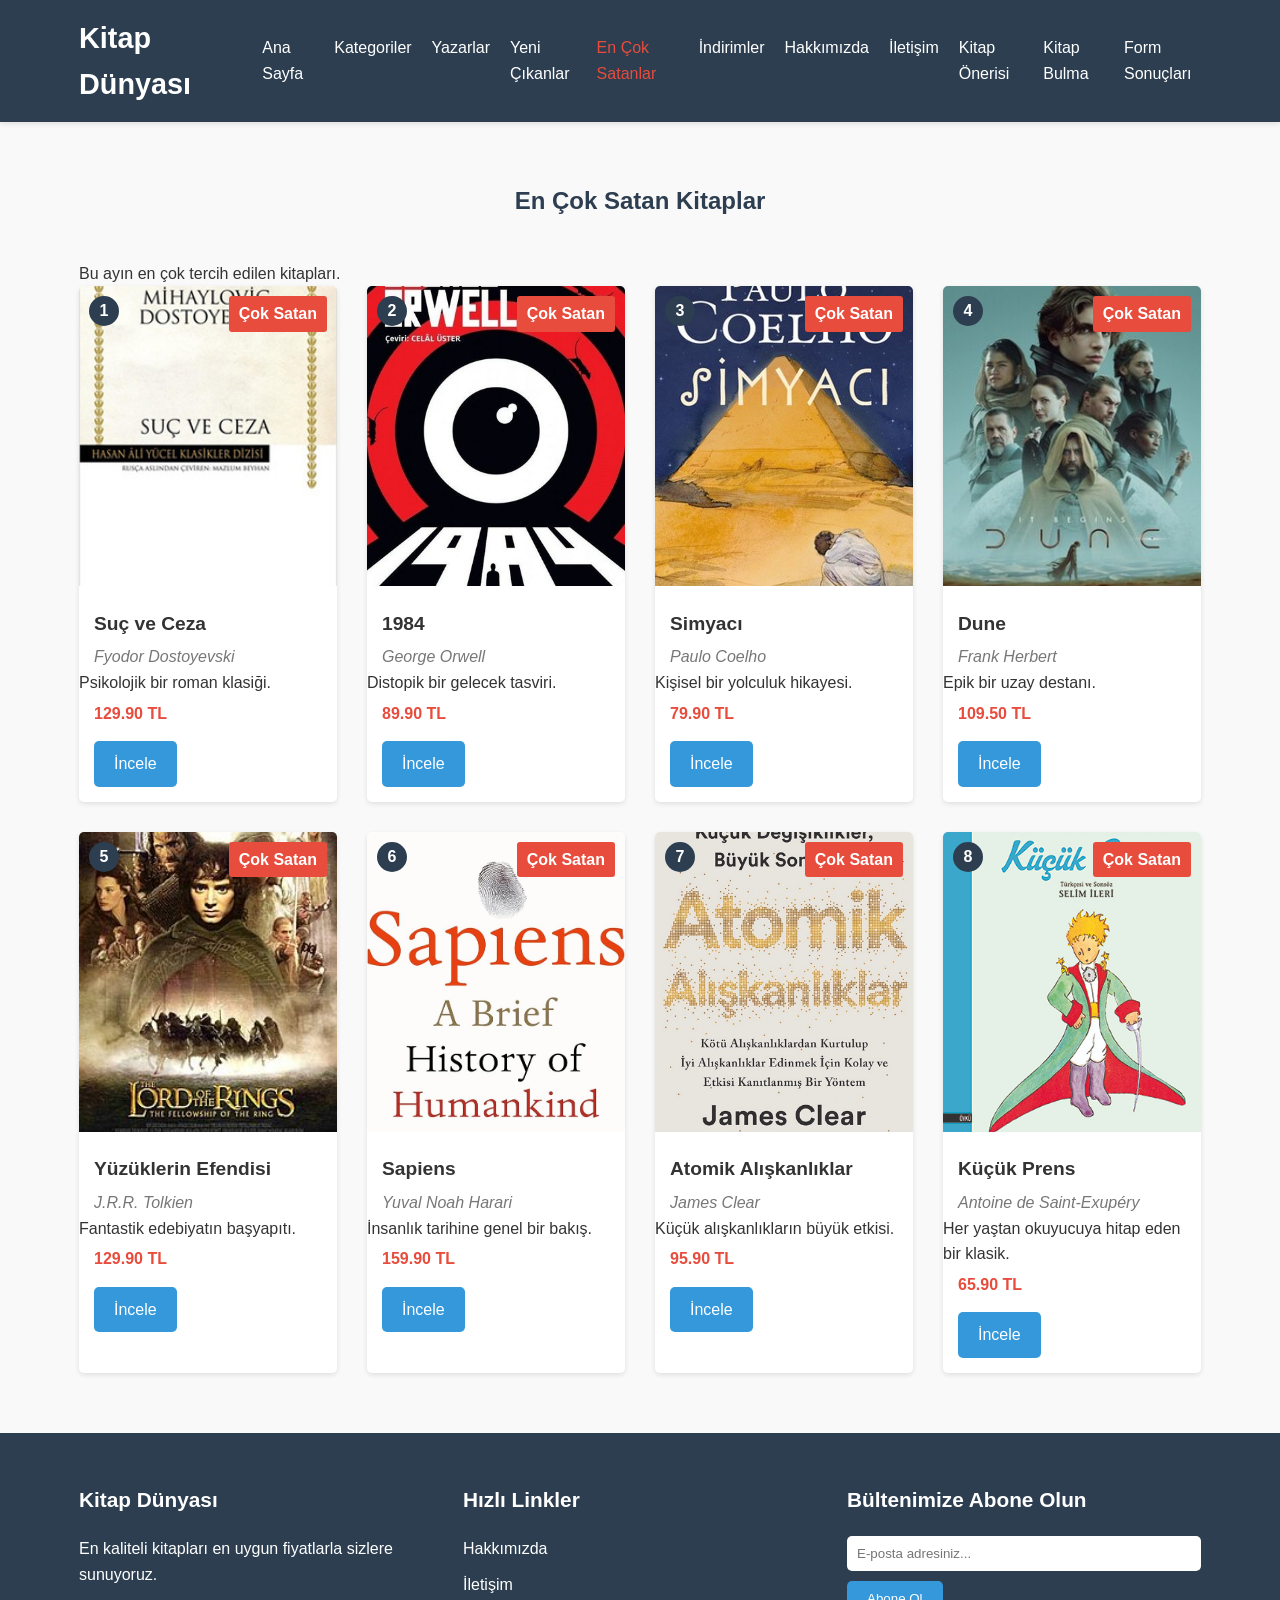
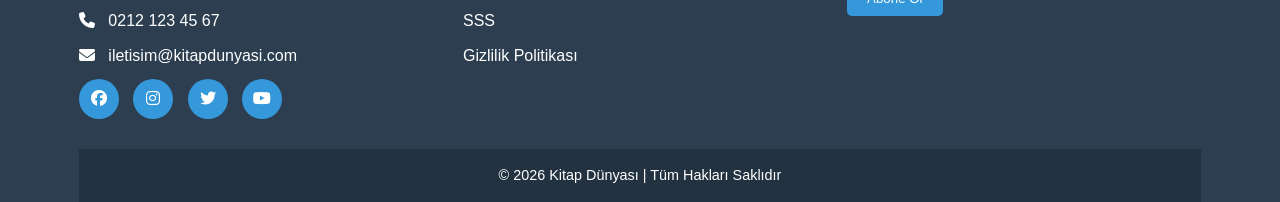
<file: pages/en-cok-satanlar.html>
<!DOCTYPE html>
<html lang="tr">
<head>
    <meta charset="UTF-8">
    <meta name="viewport" content="width=device-width, initial-scale=1.0">
    <title>En Çok Satanlar | Kitap Dünyası</title>
    <link rel="stylesheet" href="../styles/style.css">
    <link rel="stylesheet" href="https://cdnjs.cloudflare.com/ajax/libs/font-awesome/6.4.0/css/all.min.css">
    <style>
        .bestseller-badge {
            position: absolute;
            top: 10px;
            right: 10px;
            background-color: var(--accent-color);
            color: white;
            padding: 5px 10px;
            border-radius: 3px;
            font-weight: bold;
        }
        
        .book-card {
            position: relative;
        }
        
        .rank {
            position: absolute;
            top: 10px;
            left: 10px;
            background-color: var(--secondary-color);
            color: white;
            width: 30px;
            height: 30px;
            border-radius: 50%;
            display: flex;
            align-items: center;
            justify-content: center;
            font-weight: bold;
        }
    </style>
</head>
<body>
    <!-- Header -->
    <header>
        <div class="container">
            <div class="logo">
                <h1>Kitap Dünyası</h1>
            </div>
            <nav>
                <input type="checkbox" id="check">
                <label for="check" class="checkbtn">
                    <i class="fas fa-bars"></i>
                </label>
                <ul class="nav-links">
                    <li><a href="../index.html">Ana Sayfa</a></li>
                    <li><a href="kategoriler.html">Kategoriler</a></li>
                    <li><a href="yazarlar.html">Yazarlar</a></li>
                    <li><a href="yeni-cikanlar.html">Yeni Çıkanlar</a></li>
                    <li><a href="en-cok-satanlar.html" class="active">En Çok Satanlar</a></li>
                    <li><a href="indirimler.html">İndirimler</a></li>
                    <li><a href="hakkimizda.html">Hakkımızda</a></li>
                    <li><a href="iletisim.html">İletişim</a></li>
                    <li><a href="kitap-oneri.html">Kitap Önerisi</a></li>
                    <li><a href="kitap-bulma.html">Kitap Bulma</a></li>
                    <li><a href="form-sonuc.html">Form Sonuçları</a></li>
                </ul>
            </nav>
        </div>
    </header>

    <!-- Main Content -->
    <main>
        <section class="page-content">
            <div class="container">
                <h2 class="page-title">En Çok Satan Kitaplar</h2>
                <p class="text-center">Bu ayın en çok tercih edilen kitapları.</p>
                
                <div class="book-grid">
                    <div class="book-card">
                        <div class="rank">1</div>
                        <div class="bestseller-badge">Çok Satan</div>
                        <img src="../img/1.png" alt="Suç ve Ceza">
                        <h3>Suç ve Ceza</h3>
                        <p class="author">Fyodor Dostoyevski</p>
                        <p class="description">Psikolojik bir roman klasiği.</p>
                        <p class="price">129.90 TL</p>
                        <a href="#" class="btn">İncele</a>
                    </div>
                    
                    <div class="book-card">
                        <div class="rank">2</div>
                        <div class="bestseller-badge">Çok Satan</div>
                        <img src="../img/2.png" alt="1984">
                        <h3>1984</h3>
                        <p class="author">George Orwell</p>
                        <p class="description">Distopik bir gelecek tasviri.</p>
                        <p class="price">89.90 TL</p>
                        <a href="#" class="btn">İncele</a>
                    </div>
                    
                    <div class="book-card">
                        <div class="rank">3</div>
                        <div class="bestseller-badge">Çok Satan</div>
                        <img src="../img/3.png" alt="Simyacı">
                        <h3>Simyacı</h3>
                        <p class="author">Paulo Coelho</p>
                        <p class="description">Kişisel bir yolculuk hikayesi.</p>
                        <p class="price">79.90 TL</p>
                        <a href="#" class="btn">İncele</a>
                    </div>
                    
                    <div class="book-card">
                        <div class="rank">4</div>
                        <div class="bestseller-badge">Çok Satan</div>
                        <img src="../img/4.png" alt="Dune">
                        <h3>Dune</h3>
                        <p class="author">Frank Herbert</p>
                        <p class="description">Epik bir uzay destanı.</p>
                        <p class="price">109.50 TL</p>
                        <a href="#" class="btn">İncele</a>
                    </div>
                    
                    <div class="book-card">
                        <div class="rank">5</div>
                        <div class="bestseller-badge">Çok Satan</div>
                        <img src="../img/5.png" alt="Yüzüklerin Efendisi">
                        <h3>Yüzüklerin Efendisi</h3>
                        <p class="author">J.R.R. Tolkien</p>
                        <p class="description">Fantastik edebiyatın başyapıtı.</p>
                        <p class="price">129.90 TL</p>
                        <a href="#" class="btn">İncele</a>
                    </div>
                    
                    <div class="book-card">
                        <div class="rank">6</div>
                        <div class="bestseller-badge">Çok Satan</div>
                        <img src="../img/6.png" alt="Sapiens">
                        <h3>Sapiens</h3>
                        <p class="author">Yuval Noah Harari</p>
                        <p class="description">İnsanlık tarihine genel bir bakış.</p>
                        <p class="price">159.90 TL</p>
                        <a href="#" class="btn">İncele</a>
                    </div>
                    
                    <div class="book-card">
                        <div class="rank">7</div>
                        <div class="bestseller-badge">Çok Satan</div>
                        <img src="../img/7.png" alt="Atomik Alışkanlıklar">
                        <h3>Atomik Alışkanlıklar</h3>
                        <p class="author">James Clear</p>
                        <p class="description">Küçük alışkanlıkların büyük etkisi.</p>
                        <p class="price">95.90 TL</p>
                        <a href="#" class="btn">İncele</a>
                    </div>
                    
                    <div class="book-card">
                        <div class="rank">8</div>
                        <div class="bestseller-badge">Çok Satan</div>
                        <img src="../img/8.png" alt="Küçük Prens">
                        <h3>Küçük Prens</h3>
                        <p class="author">Antoine de Saint-Exupéry</p>
                        <p class="description">Her yaştan okuyucuya hitap eden bir klasik.</p>
                        <p class="price">65.90 TL</p>
                        <a href="#" class="btn">İncele</a>
                    </div>
                </div>
            </div>
        </section>
    </main>

    <!-- Footer -->
    <footer>
        <div class="container">
            <div class="footer-content">
                <div class="footer-section about">
                    <h3>Kitap Dünyası</h3>
                    <p>En kaliteli kitapları en uygun fiyatlarla sizlere sunuyoruz.</p>
                    <div class="contact">
                        <span><i class="fas fa-phone"></i> &nbsp; 0212 123 45 67</span>
                        <span><i class="fas fa-envelope"></i> &nbsp; iletisim@kitapdunyasi.com</span>
                    </div>
                    <div class="socials">
                        <a href="#"><i class="fab fa-facebook"></i></a>
                        <a href="#"><i class="fab fa-instagram"></i></a>
                        <a href="#"><i class="fab fa-twitter"></i></a>
                        <a href="#"><i class="fab fa-youtube"></i></a>
                    </div>
                </div>
                <div class="footer-section links">
                    <h3>Hızlı Linkler</h3>
                    <ul>
                        <li><a href="hakkimizda.html">Hakkımızda</a></li>
                        <li><a href="iletisim.html">İletişim</a></li>
                        <li><a href="sss.html">SSS</a></li>
                        <li><a href="gizlilik.html">Gizlilik Politikası</a></li>
                    </ul>
                </div>
                <div class="footer-section contact-form">
                    <h3>Bültenimize Abone Olun</h3>
                    <form action="../index.html" method="post">
                        <input type="email" name="email" class="text-input contact-input" placeholder="E-posta adresiniz...">
                        <button type="submit" class="btn btn-primary">Abone Ol</button>
                    </form>
                </div>
            </div>
            <div class="footer-bottom">
                &copy; 2023 Kitap Dünyası | Tüm Hakları Saklıdır
            </div>
        </div>
    </footer>

    <script src="../scripts/myscript.js"></script>
</body>
</html>
</file>
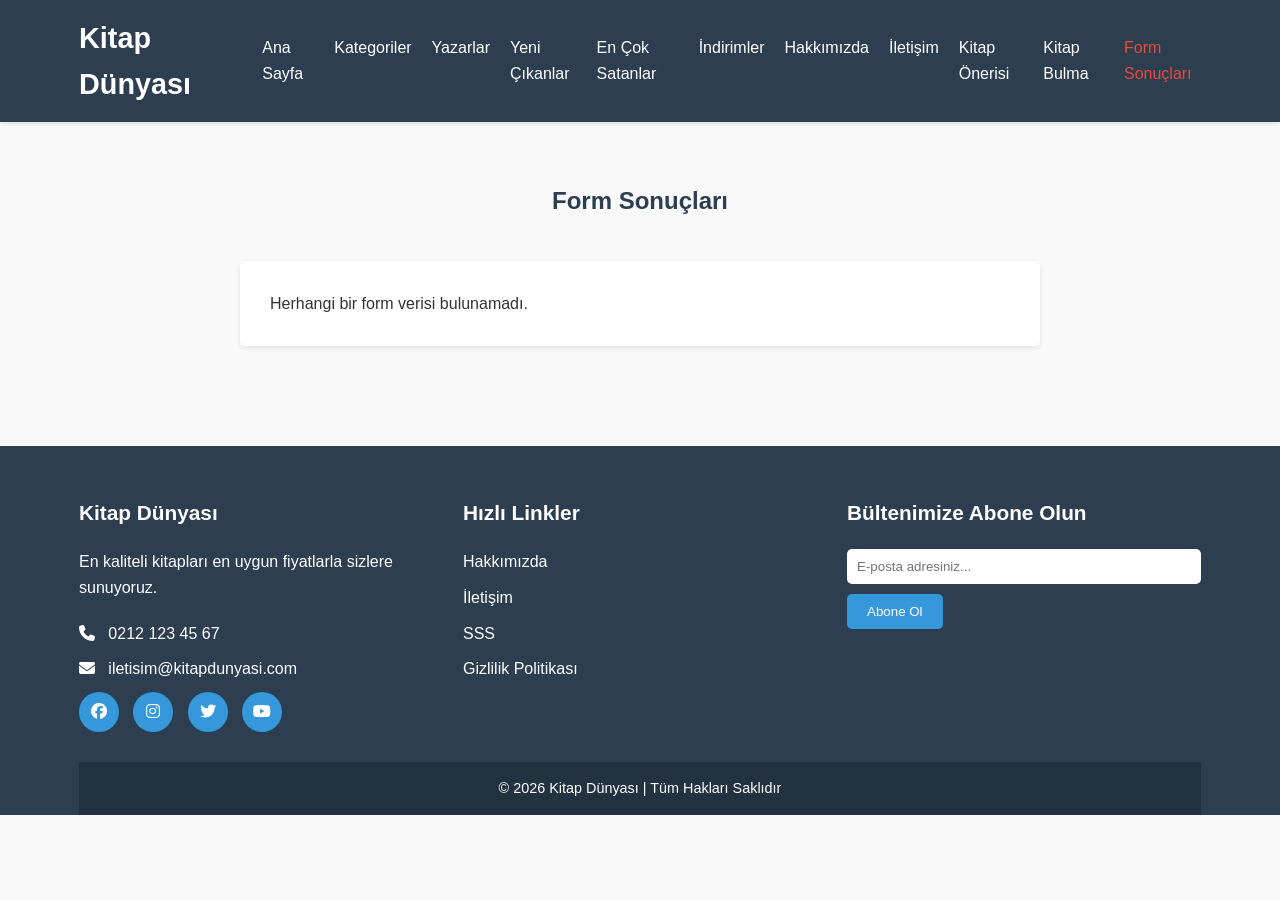
<file: pages/form-sonuc.html>
<!DOCTYPE html>
<html lang="tr">
<head>
    <meta charset="UTF-8">
    <meta name="viewport" content="width=device-width, initial-scale=1.0">
    <title>Form Sonuçları | Kitap Dünyası</title>
    <link rel="stylesheet" href="../styles/style.css">
    <link rel="stylesheet" href="https://cdnjs.cloudflare.com/ajax/libs/font-awesome/6.4.0/css/all.min.css">
</head>
<body>
    <!-- Header -->
    <header>
        <div class="container">
            <div class="logo">
                <h1>Kitap Dünyası</h1>
            </div>
            <nav>
                <input type="checkbox" id="check">
                <label for="check" class="checkbtn">
                    <i class="fas fa-bars"></i>
                </label>
                <ul class="nav-links">
                    <li><a href="../index.html">Ana Sayfa</a></li>
                    <li><a href="kategoriler.html">Kategoriler</a></li>
                    <li><a href="yazarlar.html">Yazarlar</a></li>
                    <li><a href="yeni-cikanlar.html">Yeni Çıkanlar</a></li>
                    <li><a href="en-cok-satanlar.html">En Çok Satanlar</a></li>
                    <li><a href="indirimler.html">İndirimler</a></li>
                    <li><a href="hakkimizda.html">Hakkımızda</a></li>
                    <li><a href="iletisim.html">İletişim</a></li>
                    <li><a href="kitap-oneri.html">Kitap Önerisi</a></li>
                    <li><a href="kitap-bulma.html">Kitap Bulma</a></li>
                    <li><a href="form-sonuc.html" class="active">Form Sonuçları</a></li>
                </ul>
            </nav>
        </div>
    </header>

    <!-- Main Content -->
    <main>
        <section class="page-content">
            <div class="container">
                <h2 class="page-title">Form Sonuçları</h2>
                
                <div class="form-container" id="form-results">
                    <h3>Gönderdiğiniz Bilgiler</h3>
                    
                    <div class="table-container">
                        <table id="form-data-table">
                            <thead>
                                <tr>
                                    <th>Alan</th>
                                    <th>Değer</th>
                                </tr>
                            </thead>
                            <tbody>
                                <!-- JavaScript ile doldurulacak -->
                            </tbody>
                        </table>
                    </div>
                    
                    <div id="book-recommendations" class="recommendations-section">
                        <!-- JavaScript ile kitap önerileri burada gösterilecek -->
                    </div>
                    
                    <div class="form-actions">
                        <a href="kitap-oneri.html" class="btn">Forma Geri Dön</a>
                        <a href="../index.html" class="btn">Ana Sayfaya Dön</a>
                    </div>
                </div>
            </div>
        </section>
    </main>

    <!-- Footer -->
    <footer>
        <div class="container">
            <div class="footer-content">
                <div class="footer-section about">
                    <h3>Kitap Dünyası</h3>
                    <p>En kaliteli kitapları en uygun fiyatlarla sizlere sunuyoruz.</p>
                    <div class="contact">
                        <span><i class="fas fa-phone"></i> &nbsp; 0212 123 45 67</span>
                        <span><i class="fas fa-envelope"></i> &nbsp; iletisim@kitapdunyasi.com</span>
                    </div>
                    <div class="socials">
                        <a href="#"><i class="fab fa-facebook"></i></a>
                        <a href="#"><i class="fab fa-instagram"></i></a>
                        <a href="#"><i class="fab fa-twitter"></i></a>
                        <a href="#"><i class="fab fa-youtube"></i></a>
                    </div>
                </div>
                <div class="footer-section links">
                    <h3>Hızlı Linkler</h3>
                    <ul>
                        <li><a href="hakkimizda.html">Hakkımızda</a></li>
                        <li><a href="iletisim.html">İletişim</a></li>
                        <li><a href="sss.html">SSS</a></li>
                        <li><a href="gizlilik.html">Gizlilik Politikası</a></li>
                    </ul>
                </div>
                <div class="footer-section contact-form">
                    <h3>Bültenimize Abone Olun</h3>
                    <form action="../index.html" method="post">
                        <input type="email" name="email" class="text-input contact-input" placeholder="E-posta adresiniz...">
                        <button type="submit" class="btn btn-primary">Abone Ol</button>
                    </form>
                </div>
            </div>
            <div class="footer-bottom">
                &copy; 2023 Kitap Dünyası | Tüm Hakları Saklıdır
            </div>
        </div>
    </footer>

    <script src="../scripts/myscript.js"></script>
</body>
</html>
</file>
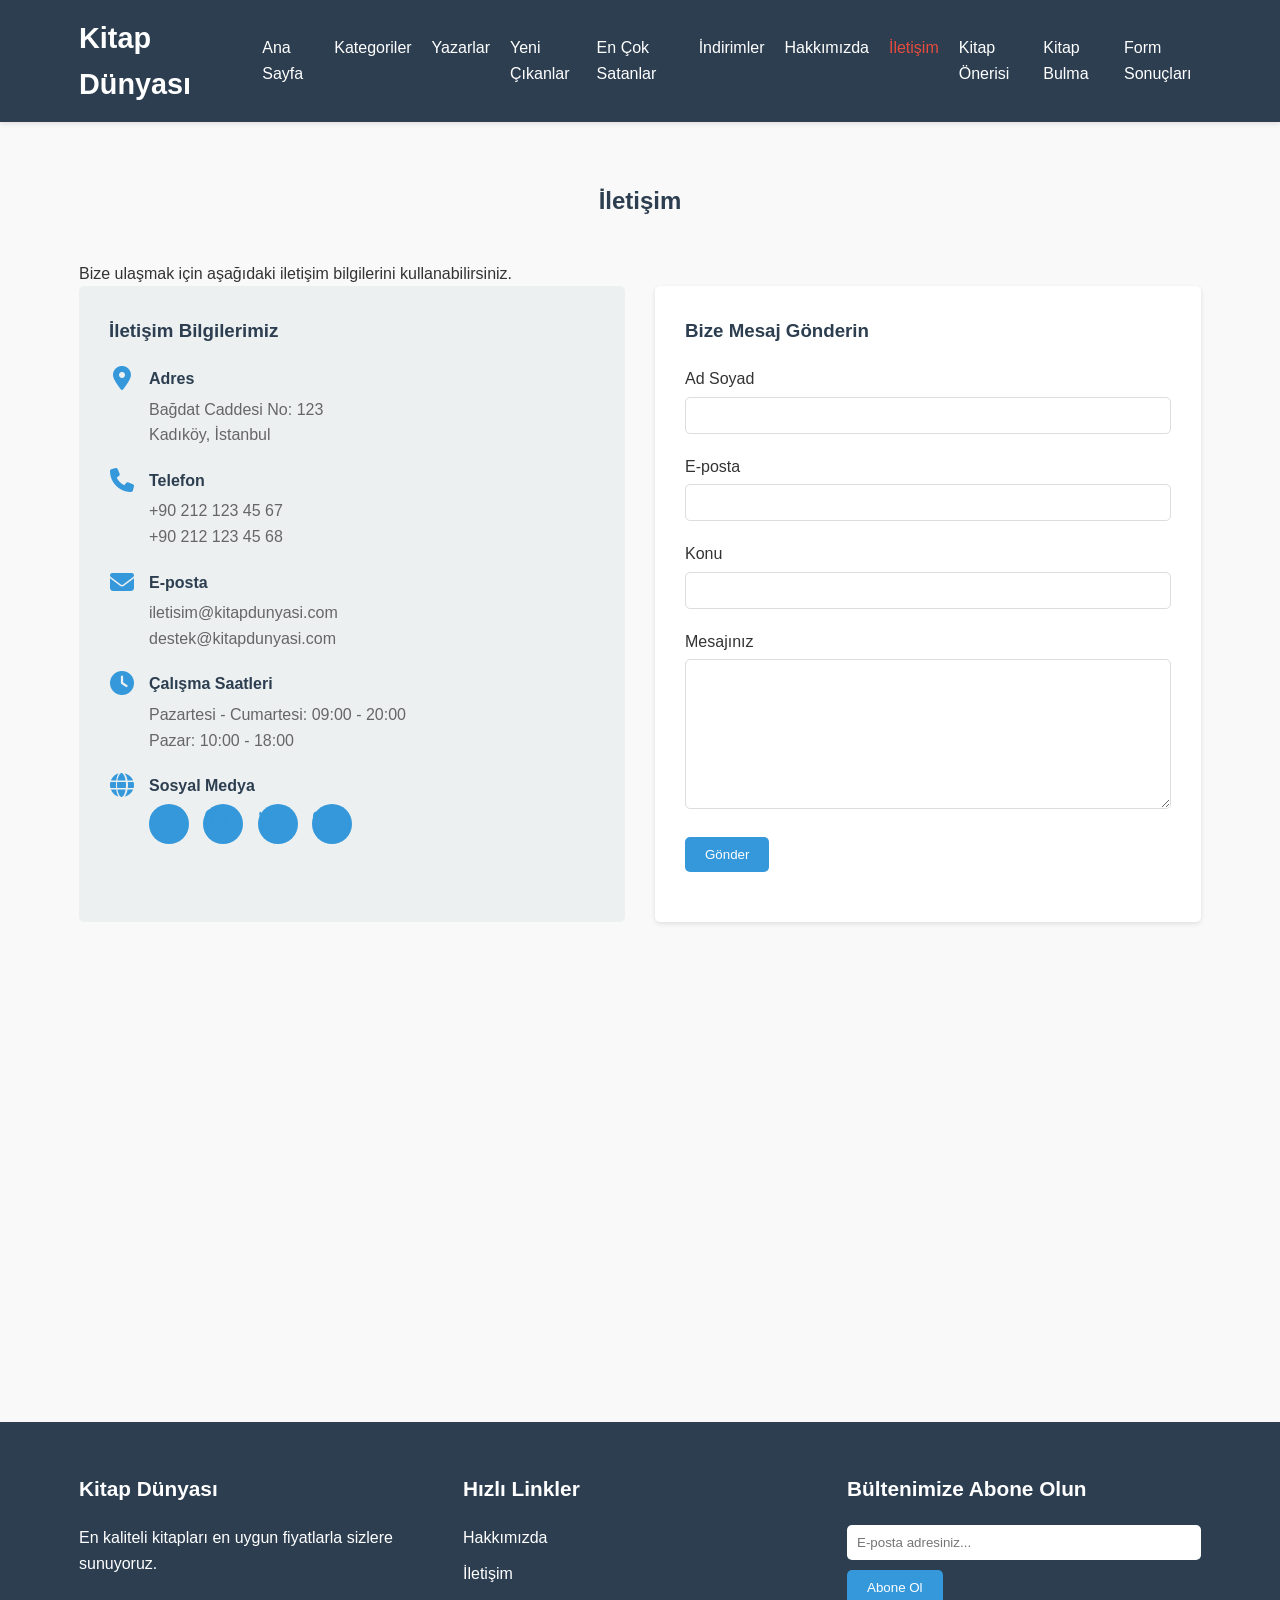
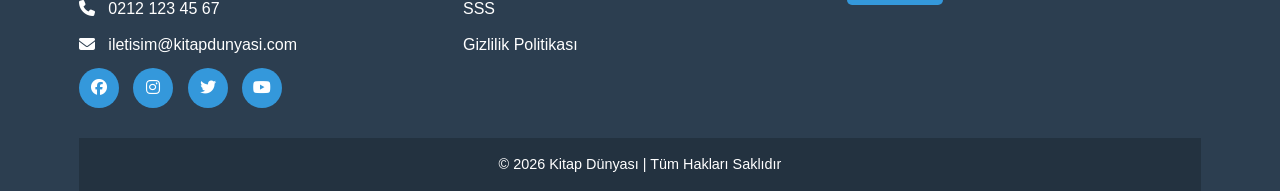
<file: pages/iletisim.html>
<!DOCTYPE html>
<html lang="tr">
<head>
    <meta charset="UTF-8">
    <meta name="viewport" content="width=device-width, initial-scale=1.0">
    <title>İletişim | Kitap Dünyası</title>
    <link rel="stylesheet" href="../styles/style.css">
    <link rel="stylesheet" href="https://cdnjs.cloudflare.com/ajax/libs/font-awesome/6.4.0/css/all.min.css">
    <style>
        .contact-container {
            display: grid;
            grid-template-columns: 1fr 1fr;
            gap: 30px;
            margin-bottom: 40px;
        }
        
        .contact-info {
            background-color: var(--light-color);
            padding: 30px;
            border-radius: var(--border-radius);
        }
        
        .contact-info h3 {
            margin-bottom: 20px;
            color: var(--secondary-color);
        }
        
        .contact-info-item {
            display: flex;
            align-items: flex-start;
            margin-bottom: 20px;
        }
        
        .contact-info-item i {
            font-size: 1.5rem;
            color: var(--primary-color);
            margin-right: 15px;
            width: 25px;
            text-align: center;
        }
        
        .contact-info-content h4 {
            margin-bottom: 5px;
            color: var(--secondary-color);
        }
        
        .contact-info-content p {
            color: #666;
        }
        
        .contact-form-container {
            background-color: white;
            padding: 30px;
            border-radius: var(--border-radius);
            box-shadow: var(--box-shadow);
        }
        
        .contact-form-container h3 {
            margin-bottom: 20px;
            color: var(--secondary-color);
        }
        
        .map-container {
            margin-top: 40px;
            border-radius: var(--border-radius);
            overflow: hidden;
            height: 400px;
        }
        
        .map-container iframe {
            width: 100%;
            height: 100%;
            border: 0;
        }
        
        @media (max-width: 768px) {
            .contact-container {
                grid-template-columns: 1fr;
            }
        }
    </style>
</head>
<body>
    <!-- Header -->
    <header>
        <div class="container">
            <div class="logo">
                <h1>Kitap Dünyası</h1>
            </div>
            <nav>
                <input type="checkbox" id="check">
                <label for="check" class="checkbtn">
                    <i class="fas fa-bars"></i>
                </label>
                <ul class="nav-links">
                    <li><a href="../index.html">Ana Sayfa</a></li>
                    <li><a href="kategoriler.html">Kategoriler</a></li>
                    <li><a href="yazarlar.html">Yazarlar</a></li>
                    <li><a href="yeni-cikanlar.html">Yeni Çıkanlar</a></li>
                    <li><a href="en-cok-satanlar.html">En Çok Satanlar</a></li>
                    <li><a href="indirimler.html">İndirimler</a></li>
                    <li><a href="hakkimizda.html">Hakkımızda</a></li>
                    <li><a href="iletisim.html" class="active">İletişim</a></li>
                    <li><a href="kitap-oneri.html">Kitap Önerisi</a></li>
                    <li><a href="kitap-bulma.html">Kitap Bulma</a></li>
                    <li><a href="form-sonuc.html">Form Sonuçları</a></li>
                </ul>
            </nav>
        </div>
    </header>

    <!-- Main Content -->
    <main>
        <section class="page-content">
            <div class="container">
                <h2 class="page-title">İletişim</h2>
                <p class="text-center">Bize ulaşmak için aşağıdaki iletişim bilgilerini kullanabilirsiniz.</p>
                
                <div class="contact-container">
                    <div class="contact-info">
                        <h3>İletişim Bilgilerimiz</h3>
                        
                        <div class="contact-info-item">
                            <i class="fas fa-map-marker-alt"></i>
                            <div class="contact-info-content">
                                <h4>Adres</h4>
                                <p>Bağdat Caddesi No: 123<br>Kadıköy, İstanbul</p>
                            </div>
                        </div>
                        
                        <div class="contact-info-item">
                            <i class="fas fa-phone"></i>
                            <div class="contact-info-content">
                                <h4>Telefon</h4>
                                <p>+90 212 123 45 67</p>
                                <p>+90 212 123 45 68</p>
                            </div>
                        </div>
                        
                        <div class="contact-info-item">
                            <i class="fas fa-envelope"></i>
                            <div class="contact-info-content">
                                <h4>E-posta</h4>
                                <p>iletisim@kitapdunyasi.com</p>
                                <p>destek@kitapdunyasi.com</p>
                            </div>
                        </div>
                        
                        <div class="contact-info-item">
                            <i class="fas fa-clock"></i>
                            <div class="contact-info-content">
                                <h4>Çalışma Saatleri</h4>
                                <p>Pazartesi - Cumartesi: 09:00 - 20:00</p>
                                <p>Pazar: 10:00 - 18:00</p>
                            </div>
                        </div>
                        
                        <div class="contact-info-item">
                            <i class="fas fa-globe"></i>
                            <div class="contact-info-content">
                                <h4>Sosyal Medya</h4>
                                <div class="socials">
                                    <a href="#"><i class="fab fa-facebook"></i></a>
                                    <a href="#"><i class="fab fa-instagram"></i></a>
                                    <a href="#"><i class="fab fa-twitter"></i></a>
                                    <a href="#"><i class="fab fa-youtube"></i></a>
                                </div>
                            </div>
                        </div>
                    </div>
                    
                    <div class="contact-form-container">
                        <h3>Bize Mesaj Gönderin</h3>
                        <form id="contact-form">
                            <div class="form-group">
                                <label for="name">Ad Soyad</label>
                                <input type="text" id="name" name="name" class="form-control" required>
                            </div>
                            
                            <div class="form-group">
                                <label for="email">E-posta</label>
                                <input type="email" id="email" name="email" class="form-control" required>
                            </div>
                            
                            <div class="form-group">
                                <label for="subject">Konu</label>
                                <input type="text" id="subject" name="subject" class="form-control" required>
                            </div>
                            
                            <div class="form-group">
                                <label for="message">Mesajınız</label>
                                <textarea id="message" name="message" class="form-control" rows="5" required></textarea>
                            </div>
                            
                            <div class="form-group">
                                <button type="submit" class="btn btn-primary">Gönder</button>
                            </div>
                        </form>
                    </div>
                </div>
                
                <div class="map-container">
                    <iframe src="https://www.google.com/maps/embed?pb=!1m18!1m12!1m3!1d3011.6505426465097!2d29.063394315414698!3d40.98256897930412!2m3!1f0!2f0!3f0!3m2!1i1024!2i768!4f13.1!3m3!1m2!1s0x14cab8679bfb3d31%3A0x7d75715e081dfa5c!2zQmHEn2RhdCBDZC4sIEthZMSxa8O2eS_EsHN0YW5idWw!5e0!3m2!1str!2str!4v1637842752551!5m2!1str!2str" allowfullscreen="" loading="lazy"></iframe>
                </div>
            </div>
        </section>
    </main>

    <!-- Footer -->
    <footer>
        <div class="container">
            <div class="footer-content">
                <div class="footer-section about">
                    <h3>Kitap Dünyası</h3>
                    <p>En kaliteli kitapları en uygun fiyatlarla sizlere sunuyoruz.</p>
                    <div class="contact">
                        <span><i class="fas fa-phone"></i> &nbsp; 0212 123 45 67</span>
                        <span><i class="fas fa-envelope"></i> &nbsp; iletisim@kitapdunyasi.com</span>
                    </div>
                    <div class="socials">
                        <a href="#"><i class="fab fa-facebook"></i></a>
                        <a href="#"><i class="fab fa-instagram"></i></a>
                        <a href="#"><i class="fab fa-twitter"></i></a>
                        <a href="#"><i class="fab fa-youtube"></i></a>
                    </div>
                </div>
                <div class="footer-section links">
                    <h3>Hızlı Linkler</h3>
                    <ul>
                        <li><a href="hakkimizda.html">Hakkımızda</a></li>
                        <li><a href="iletisim.html">İletişim</a></li>
                        <li><a href="sss.html">SSS</a></li>
                        <li><a href="gizlilik.html">Gizlilik Politikası</a></li>
                    </ul>
                </div>
                <div class="footer-section contact-form">
                    <h3>Bültenimize Abone Olun</h3>
                    <form action="../index.html" method="post">
                        <input type="email" name="email" class="text-input contact-input" placeholder="E-posta adresiniz...">
                        <button type="submit" class="btn btn-primary">Abone Ol</button>
                    </form>
                </div>
            </div>
            <div class="footer-bottom">
                &copy; 2023 Kitap Dünyası | Tüm Hakları Saklıdır
            </div>
        </div>
    </footer>

    <script src="../scripts/myscript.js"></script>
</body>
</html>
</file>
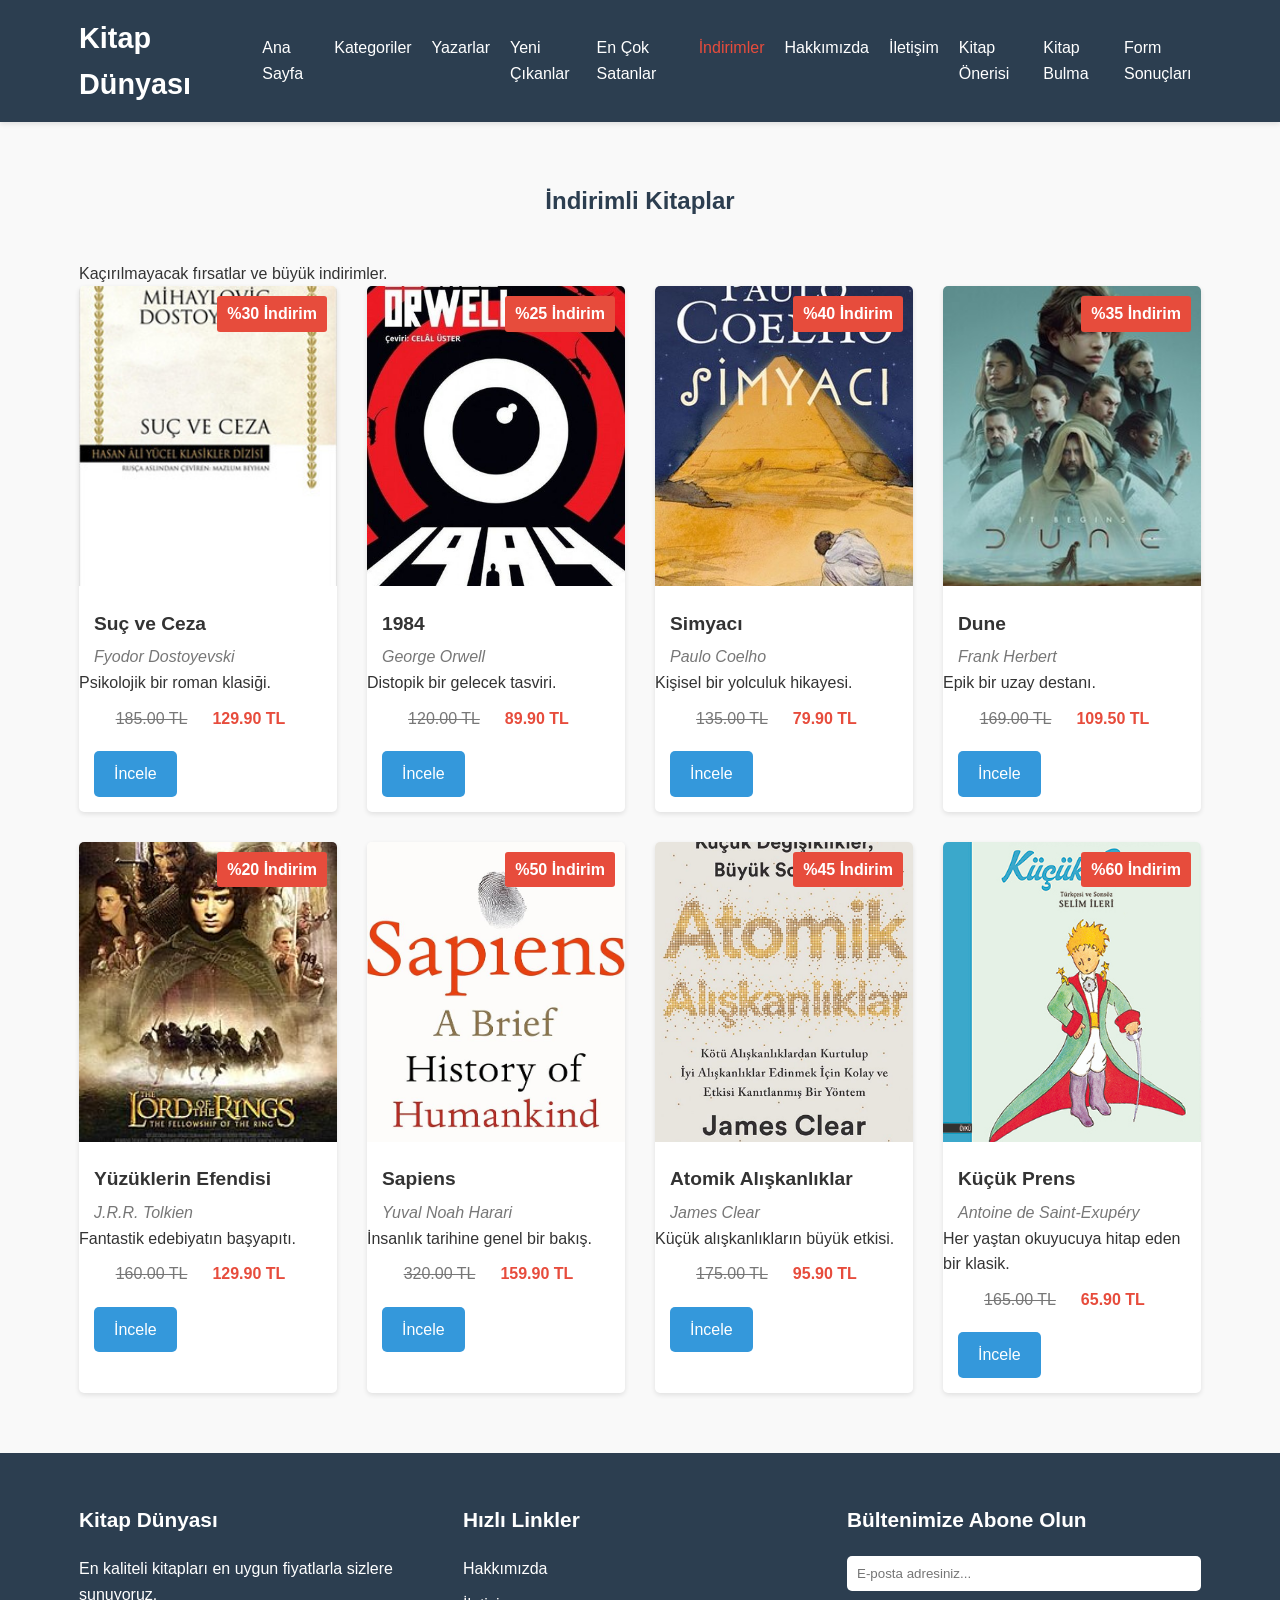
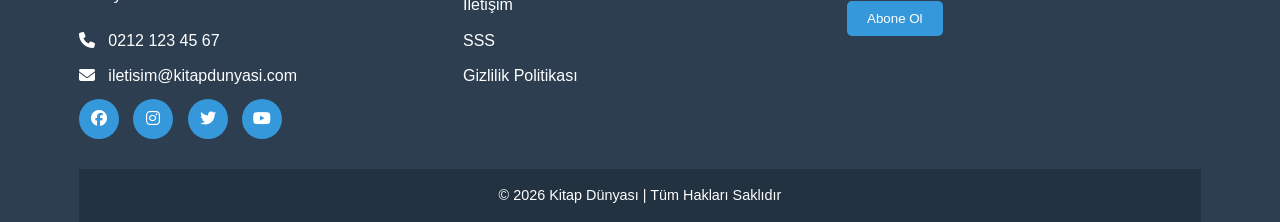
<file: pages/indirimler.html>
<!DOCTYPE html>
<html lang="tr">
<head>
    <meta charset="UTF-8">
    <meta name="viewport" content="width=device-width, initial-scale=1.0">
    <title>İndirimler | Kitap Dünyası</title>
    <link rel="stylesheet" href="../styles/style.css">
    <link rel="stylesheet" href="https://cdnjs.cloudflare.com/ajax/libs/font-awesome/6.4.0/css/all.min.css">
    <style>
        .discount-badge {
            position: absolute;
            top: 10px;
            right: 10px;
            background-color: #e74c3c;
            color: white;
            padding: 5px 10px;
            border-radius: 3px;
            font-weight: bold;
        }
        
        .book-card {
            position: relative;
        }
        
        .old-price {
            text-decoration: line-through;
            color: #777;
            margin-right: 10px;
        }
        
        .price-container {
            display: flex;
            align-items: center;
            justify-content: center;
            margin: 5px 0;
        }
    </style>
</head>
<body>
    <!-- Header -->
    <header>
        <div class="container">
            <div class="logo">
                <h1>Kitap Dünyası</h1>
            </div>
            <nav>
                <input type="checkbox" id="check">
                <label for="check" class="checkbtn">
                    <i class="fas fa-bars"></i>
                </label>
                <ul class="nav-links">
                    <li><a href="../index.html">Ana Sayfa</a></li>
                    <li><a href="kategoriler.html">Kategoriler</a></li>
                    <li><a href="yazarlar.html">Yazarlar</a></li>
                    <li><a href="yeni-cikanlar.html">Yeni Çıkanlar</a></li>
                    <li><a href="en-cok-satanlar.html">En Çok Satanlar</a></li>
                    <li><a href="indirimler.html" class="active">İndirimler</a></li>
                    <li><a href="hakkimizda.html">Hakkımızda</a></li>
                    <li><a href="iletisim.html">İletişim</a></li>
                    <li><a href="kitap-oneri.html">Kitap Önerisi</a></li>
                    <li><a href="kitap-bulma.html">Kitap Bulma</a></li>
                    <li><a href="form-sonuc.html">Form Sonuçları</a></li>
                </ul>
            </nav>
        </div>
    </header>

    <!-- Main Content -->
    <main>
        <section class="page-content">
            <div class="container">
                <h2 class="page-title">İndirimli Kitaplar</h2>
                <p class="text-center">Kaçırılmayacak fırsatlar ve büyük indirimler.</p>
                
                <div class="book-grid">
                    <div class="book-card">
                        <div class="discount-badge">%30 İndirim</div>
                        <img src="../img/1.png" alt="Suç ve Ceza">
                        <h3>Suç ve Ceza</h3>
                        <p class="author">Fyodor Dostoyevski</p>
                        <p class="description">Psikolojik bir roman klasiği.</p>
                        <div class="price-container">
                            <span class="old-price">185.00 TL</span>
                            <span class="price">129.90 TL</span>
                        </div>
                        <a href="#" class="btn">İncele</a>
                    </div>
                    
                    <div class="book-card">
                        <div class="discount-badge">%25 İndirim</div>
                        <img src="../img/2.png" alt="1984">
                        <h3>1984</h3>
                        <p class="author">George Orwell</p>
                        <p class="description">Distopik bir gelecek tasviri.</p>
                        <div class="price-container">
                            <span class="old-price">120.00 TL</span>
                            <span class="price">89.90 TL</span>
                        </div>
                        <a href="#" class="btn">İncele</a>
                    </div>
                    
                    <div class="book-card">
                        <div class="discount-badge">%40 İndirim</div>
                        <img src="../img/3.png" alt="Simyacı">
                        <h3>Simyacı</h3>
                        <p class="author">Paulo Coelho</p>
                        <p class="description">Kişisel bir yolculuk hikayesi.</p>
                        <div class="price-container">
                            <span class="old-price">135.00 TL</span>
                            <span class="price">79.90 TL</span>
                        </div>
                        <a href="#" class="btn">İncele</a>
                    </div>
                    
                    <div class="book-card">
                        <div class="discount-badge">%35 İndirim</div>
                        <img src="../img/4.png" alt="Dune">
                        <h3>Dune</h3>
                        <p class="author">Frank Herbert</p>
                        <p class="description">Epik bir uzay destanı.</p>
                        <div class="price-container">
                            <span class="old-price">169.00 TL</span>
                            <span class="price">109.50 TL</span>
                        </div>
                        <a href="#" class="btn">İncele</a>
                    </div>
                    
                    <div class="book-card">
                        <div class="discount-badge">%20 İndirim</div>
                        <img src="../img/5.png" alt="Yüzüklerin Efendisi">
                        <h3>Yüzüklerin Efendisi</h3>
                        <p class="author">J.R.R. Tolkien</p>
                        <p class="description">Fantastik edebiyatın başyapıtı.</p>
                        <div class="price-container">
                            <span class="old-price">160.00 TL</span>
                            <span class="price">129.90 TL</span>
                        </div>
                        <a href="#" class="btn">İncele</a>
                    </div>
                    
                    <div class="book-card">
                        <div class="discount-badge">%50 İndirim</div>
                        <img src="../img/6.png" alt="Sapiens">
                        <h3>Sapiens</h3>
                        <p class="author">Yuval Noah Harari</p>
                        <p class="description">İnsanlık tarihine genel bir bakış.</p>
                        <div class="price-container">
                            <span class="old-price">320.00 TL</span>
                            <span class="price">159.90 TL</span>
                        </div>
                        <a href="#" class="btn">İncele</a>
                    </div>
                    
                    <div class="book-card">
                        <div class="discount-badge">%45 İndirim</div>
                        <img src="../img/7.png" alt="Atomik Alışkanlıklar">
                        <h3>Atomik Alışkanlıklar</h3>
                        <p class="author">James Clear</p>
                        <p class="description">Küçük alışkanlıkların büyük etkisi.</p>
                        <div class="price-container">
                            <span class="old-price">175.00 TL</span>
                            <span class="price">95.90 TL</span>
                        </div>
                        <a href="#" class="btn">İncele</a>
                    </div>
                    
                    <div class="book-card">
                        <div class="discount-badge">%60 İndirim</div>
                        <img src="../img/8.png" alt="Küçük Prens">
                        <h3>Küçük Prens</h3>
                        <p class="author">Antoine de Saint-Exupéry</p>
                        <p class="description">Her yaştan okuyucuya hitap eden bir klasik.</p>
                        <div class="price-container">
                            <span class="old-price">165.00 TL</span>
                            <span class="price">65.90 TL</span>
                        </div>
                        <a href="#" class="btn">İncele</a>
                    </div>
                </div>
            </div>
        </section>
    </main>

    <!-- Footer -->
    <footer>
        <div class="container">
            <div class="footer-content">
                <div class="footer-section about">
                    <h3>Kitap Dünyası</h3>
                    <p>En kaliteli kitapları en uygun fiyatlarla sizlere sunuyoruz.</p>
                    <div class="contact">
                        <span><i class="fas fa-phone"></i> &nbsp; 0212 123 45 67</span>
                        <span><i class="fas fa-envelope"></i> &nbsp; iletisim@kitapdunyasi.com</span>
                    </div>
                    <div class="socials">
                        <a href="#"><i class="fab fa-facebook"></i></a>
                        <a href="#"><i class="fab fa-instagram"></i></a>
                        <a href="#"><i class="fab fa-twitter"></i></a>
                        <a href="#"><i class="fab fa-youtube"></i></a>
                    </div>
                </div>
                <div class="footer-section links">
                    <h3>Hızlı Linkler</h3>
                    <ul>
                        <li><a href="hakkimizda.html">Hakkımızda</a></li>
                        <li><a href="iletisim.html">İletişim</a></li>
                        <li><a href="sss.html">SSS</a></li>
                        <li><a href="gizlilik.html">Gizlilik Politikası</a></li>
                    </ul>
                </div>
                <div class="footer-section contact-form">
                    <h3>Bültenimize Abone Olun</h3>
                    <form action="../index.html" method="post">
                        <input type="email" name="email" class="text-input contact-input" placeholder="E-posta adresiniz...">
                        <button type="submit" class="btn btn-primary">Abone Ol</button>
                    </form>
                </div>
            </div>
            <div class="footer-bottom">
                &copy; 2023 Kitap Dünyası | Tüm Hakları Saklıdır
            </div>
        </div>
    </footer>

    <script src="../scripts/myscript.js"></script>
</body>
</html>
</file>
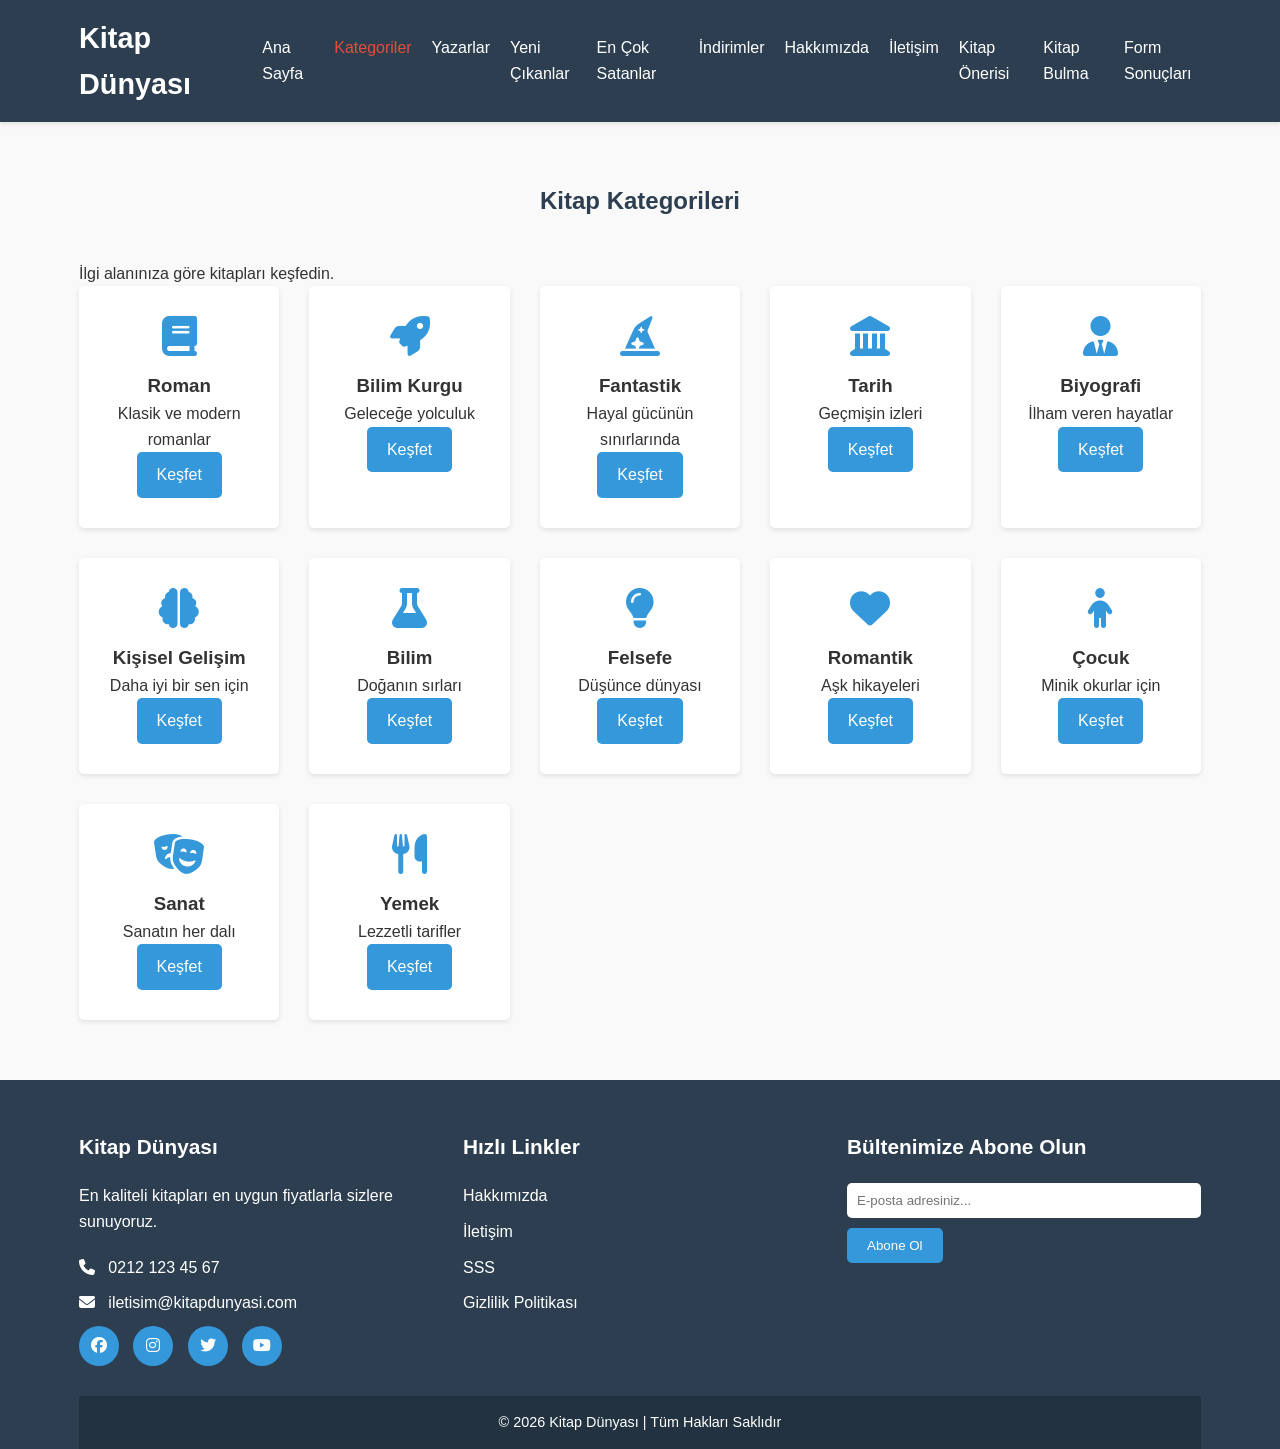
<file: pages/kategoriler.html>
<!DOCTYPE html>
<html lang="tr">
<head>
    <meta charset="UTF-8">
    <meta name="viewport" content="width=device-width, initial-scale=1.0">
    <title>Kategoriler | Kitap Dünyası</title>
    <link rel="stylesheet" href="../styles/style.css">
    <link rel="stylesheet" href="https://cdnjs.cloudflare.com/ajax/libs/font-awesome/6.4.0/css/all.min.css">
</head>
<body>
    <!-- Header -->
    <header>
        <div class="container">
            <div class="logo">
                <h1>Kitap Dünyası</h1>
            </div>
            <nav>
                <input type="checkbox" id="check">
                <label for="check" class="checkbtn">
                    <i class="fas fa-bars"></i>
                </label>
                <ul class="nav-links">
                    <li><a href="../index.html">Ana Sayfa</a></li>
                    <li><a href="kategoriler.html" class="active">Kategoriler</a></li>
                    <li><a href="yazarlar.html">Yazarlar</a></li>
                    <li><a href="yeni-cikanlar.html">Yeni Çıkanlar</a></li>
                    <li><a href="en-cok-satanlar.html">En Çok Satanlar</a></li>
                    <li><a href="indirimler.html">İndirimler</a></li>
                    <li><a href="hakkimizda.html">Hakkımızda</a></li>
                    <li><a href="iletisim.html">İletişim</a></li>
                    <li><a href="kitap-oneri.html">Kitap Önerisi</a></li>
                    <li><a href="kitap-bulma.html">Kitap Bulma</a></li>
                    <li><a href="form-sonuc.html">Form Sonuçları</a></li>
                </ul>
            </nav>
        </div>
    </header>

    <!-- Main Content -->
    <main>
        <section class="page-content">
            <div class="container">
                <h2 class="page-title">Kitap Kategorileri</h2>
                <p class="text-center">İlgi alanınıza göre kitapları keşfedin.</p>
                
                <div class="category-grid">
                    <div class="category-card">
                        <i class="fas fa-book"></i>
                        <h3>Roman</h3>
                        <p>Klasik ve modern romanlar</p>
                        <a href="#" class="btn">Keşfet</a>
                    </div>
                    <div class="category-card">
                        <i class="fas fa-rocket"></i>
                        <h3>Bilim Kurgu</h3>
                        <p>Geleceğe yolculuk</p>
                        <a href="#" class="btn">Keşfet</a>
                    </div>
                    <div class="category-card">
                        <i class="fas fa-hat-wizard"></i>
                        <h3>Fantastik</h3>
                        <p>Hayal gücünün sınırlarında</p>
                        <a href="#" class="btn">Keşfet</a>
                    </div>
                    <div class="category-card">
                        <i class="fas fa-landmark"></i>
                        <h3>Tarih</h3>
                        <p>Geçmişin izleri</p>
                        <a href="#" class="btn">Keşfet</a>
                    </div>
                    <div class="category-card">
                        <i class="fas fa-user-tie"></i>
                        <h3>Biyografi</h3>
                        <p>İlham veren hayatlar</p>
                        <a href="#" class="btn">Keşfet</a>
                    </div>
                    <div class="category-card">
                        <i class="fas fa-brain"></i>
                        <h3>Kişisel Gelişim</h3>
                        <p>Daha iyi bir sen için</p>
                        <a href="#" class="btn">Keşfet</a>
                    </div>
                    <div class="category-card">
                        <i class="fas fa-flask"></i>
                        <h3>Bilim</h3>
                        <p>Doğanın sırları</p>
                        <a href="#" class="btn">Keşfet</a>
                    </div>
                    <div class="category-card">
                        <i class="fas fa-lightbulb"></i>
                        <h3>Felsefe</h3>
                        <p>Düşünce dünyası</p>
                        <a href="#" class="btn">Keşfet</a>
                    </div>
                    <div class="category-card">
                        <i class="fas fa-heart"></i>
                        <h3>Romantik</h3>
                        <p>Aşk hikayeleri</p>
                        <a href="#" class="btn">Keşfet</a>
                    </div>
                    <div class="category-card">
                        <i class="fas fa-child"></i>
                        <h3>Çocuk</h3>
                        <p>Minik okurlar için</p>
                        <a href="#" class="btn">Keşfet</a>
                    </div>
                    <div class="category-card">
                        <i class="fas fa-theater-masks"></i>
                        <h3>Sanat</h3>
                        <p>Sanatın her dalı</p>
                        <a href="#" class="btn">Keşfet</a>
                    </div>
                    <div class="category-card">
                        <i class="fas fa-utensils"></i>
                        <h3>Yemek</h3>
                        <p>Lezzetli tarifler</p>
                        <a href="#" class="btn">Keşfet</a>
                    </div>
                </div>
            </div>
        </section>
    </main>

    <!-- Footer -->
    <footer>
        <div class="container">
            <div class="footer-content">
                <div class="footer-section about">
                    <h3>Kitap Dünyası</h3>
                    <p>En kaliteli kitapları en uygun fiyatlarla sizlere sunuyoruz.</p>
                    <div class="contact">
                        <span><i class="fas fa-phone"></i> &nbsp; 0212 123 45 67</span>
                        <span><i class="fas fa-envelope"></i> &nbsp; iletisim@kitapdunyasi.com</span>
                    </div>
                    <div class="socials">
                        <a href="#"><i class="fab fa-facebook"></i></a>
                        <a href="#"><i class="fab fa-instagram"></i></a>
                        <a href="#"><i class="fab fa-twitter"></i></a>
                        <a href="#"><i class="fab fa-youtube"></i></a>
                    </div>
                </div>
                <div class="footer-section links">
                    <h3>Hızlı Linkler</h3>
                    <ul>
                        <li><a href="hakkimizda.html">Hakkımızda</a></li>
                        <li><a href="iletisim.html">İletişim</a></li>
                        <li><a href="sss.html">SSS</a></li>
                        <li><a href="gizlilik.html">Gizlilik Politikası</a></li>
                    </ul>
                </div>
                <div class="footer-section contact-form">
                    <h3>Bültenimize Abone Olun</h3>
                    <form action="../index.html" method="post">
                        <input type="email" name="email" class="text-input contact-input" placeholder="E-posta adresiniz...">
                        <button type="submit" class="btn btn-primary">Abone Ol</button>
                    </form>
                </div>
            </div>
            <div class="footer-bottom">
                &copy; 2023 Kitap Dünyası | Tüm Hakları Saklıdır
            </div>
        </div>
    </footer>

    <script src="../scripts/myscript.js"></script>
</body>
</html>
</file>
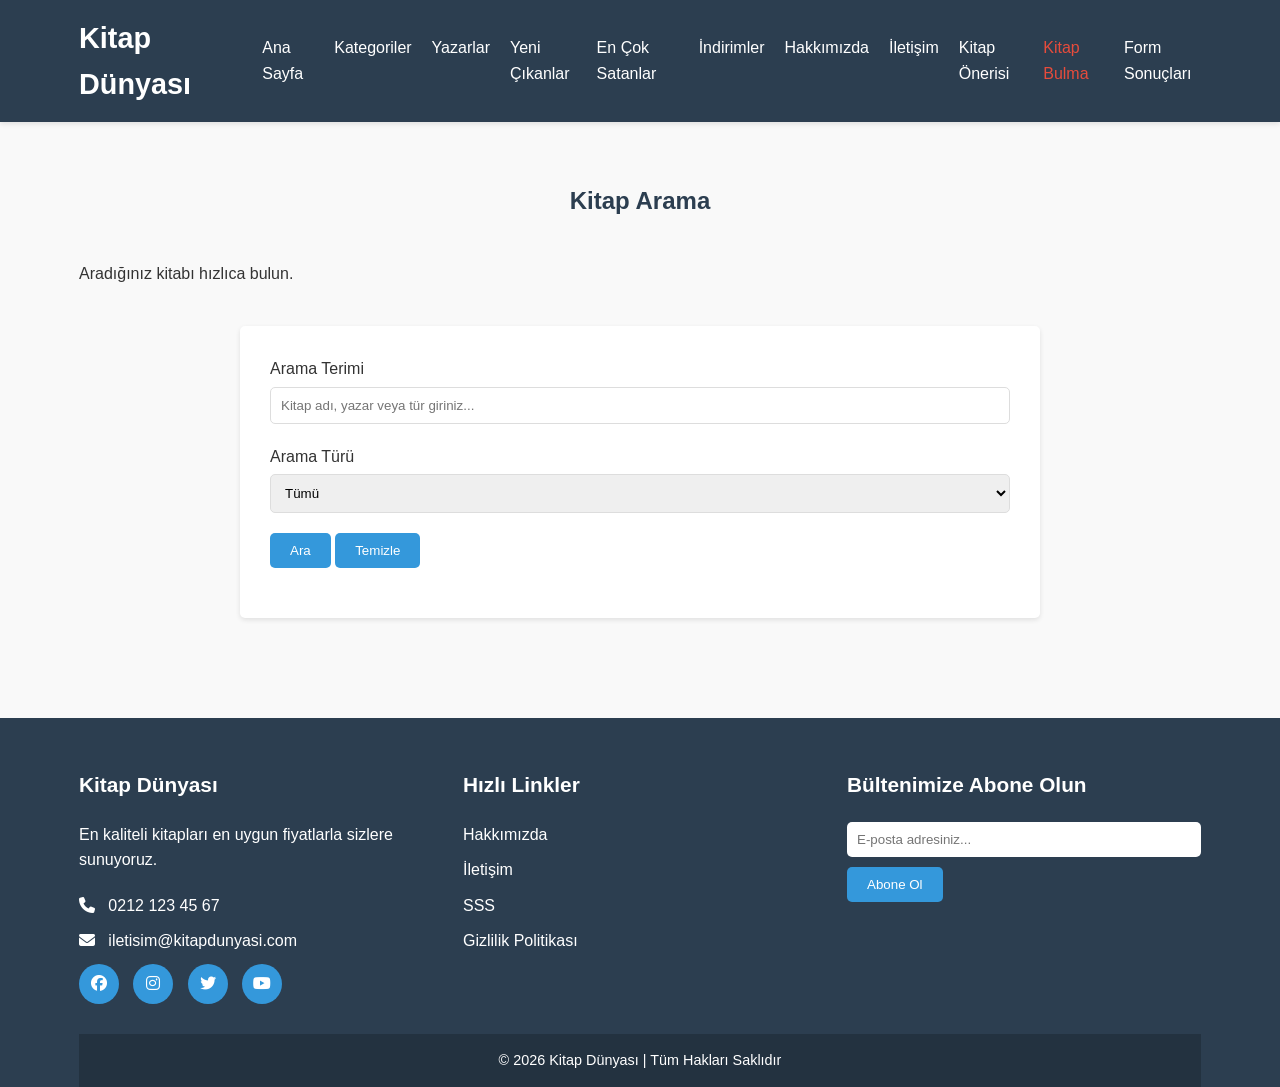
<file: pages/kitap-bulma.html>
<!DOCTYPE html>
<html lang="tr">
<head>
    <meta charset="UTF-8">
    <meta name="viewport" content="width=device-width, initial-scale=1.0">
    <title>Kitap Bulma | Kitap Dünyası</title>
    <link rel="stylesheet" href="../styles/style.css">
    <link rel="stylesheet" href="https://cdnjs.cloudflare.com/ajax/libs/font-awesome/6.4.0/css/all.min.css">
</head>
<body>
    <!-- Header -->
    <header>
        <div class="container">
            <div class="logo">
                <h1>Kitap Dünyası</h1>
            </div>
            <nav>
                <input type="checkbox" id="check">
                <label for="check" class="checkbtn">
                    <i class="fas fa-bars"></i>
                </label>
                <ul class="nav-links">
                    <li><a href="../index.html">Ana Sayfa</a></li>
                    <li><a href="kategoriler.html">Kategoriler</a></li>
                    <li><a href="yazarlar.html">Yazarlar</a></li>
                    <li><a href="yeni-cikanlar.html">Yeni Çıkanlar</a></li>
                    <li><a href="en-cok-satanlar.html">En Çok Satanlar</a></li>
                    <li><a href="indirimler.html">İndirimler</a></li>
                    <li><a href="hakkimizda.html">Hakkımızda</a></li>
                    <li><a href="iletisim.html">İletişim</a></li>
                    <li><a href="kitap-oneri.html">Kitap Önerisi</a></li>
                    <li><a href="kitap-bulma.html" class="active">Kitap Bulma</a></li>
                    <li><a href="form-sonuc.html">Form Sonuçları</a></li>
                </ul>
            </nav>
        </div>
    </header>

    <!-- Main Content -->
    <main>
        <section class="page-content">
            <div class="container">
                <h2 class="page-title">Kitap Arama</h2>
                <p class="text-center">Aradığınız kitabı hızlıca bulun.</p>
                
                <div class="form-container">
                    <form id="book-finder-form">
                        <div class="form-group">
                            <label for="search-term">Arama Terimi</label>
                            <input type="text" id="search-term" name="search-term" class="form-control" placeholder="Kitap adı, yazar veya tür giriniz..." required>
                        </div>
                        
                        <div class="form-group">
                            <label for="search-type">Arama Türü</label>
                            <select id="search-type" name="search-type" class="form-control">
                                <option value="all">Tümü</option>
                                <option value="title">Kitap Adı</option>
                                <option value="author">Yazar</option>
                                <option value="genre">Tür</option>
                            </select>
                        </div>
                        
                        <div class="form-group">
                            <button type="submit" class="btn btn-primary">Ara</button>
                            <button type="reset" class="btn">Temizle</button>
                        </div>
                    </form>
                </div>
                
                <div id="search-results" class="search-results">
                    <!-- JavaScript ile arama sonuçları burada gösterilecek -->
                </div>
            </div>
        </section>
    </main>

    <!-- Footer -->
    <footer>
        <div class="container">
            <div class="footer-content">
                <div class="footer-section about">
                    <h3>Kitap Dünyası</h3>
                    <p>En kaliteli kitapları en uygun fiyatlarla sizlere sunuyoruz.</p>
                    <div class="contact">
                        <span><i class="fas fa-phone"></i> &nbsp; 0212 123 45 67</span>
                        <span><i class="fas fa-envelope"></i> &nbsp; iletisim@kitapdunyasi.com</span>
                    </div>
                    <div class="socials">
                        <a href="#"><i class="fab fa-facebook"></i></a>
                        <a href="#"><i class="fab fa-instagram"></i></a>
                        <a href="#"><i class="fab fa-twitter"></i></a>
                        <a href="#"><i class="fab fa-youtube"></i></a>
                    </div>
                </div>
                <div class="footer-section links">
                    <h3>Hızlı Linkler</h3>
                    <ul>
                        <li><a href="hakkimizda.html">Hakkımızda</a></li>
                        <li><a href="iletisim.html">İletişim</a></li>
                        <li><a href="sss.html">SSS</a></li>
                        <li><a href="gizlilik.html">Gizlilik Politikası</a></li>
                    </ul>
                </div>
                <div class="footer-section contact-form">
                    <h3>Bültenimize Abone Olun</h3>
                    <form action="../index.html" method="post">
                        <input type="email" name="email" class="text-input contact-input" placeholder="E-posta adresiniz...">
                        <button type="submit" class="btn btn-primary">Abone Ol</button>
                    </form>
                </div>
            </div>
            <div class="footer-bottom">
                &copy; 2023 Kitap Dünyası | Tüm Hakları Saklıdır
            </div>
        </div>
    </footer>

    <script src="../scripts/myscript.js"></script>
</body>
</html>
</file>
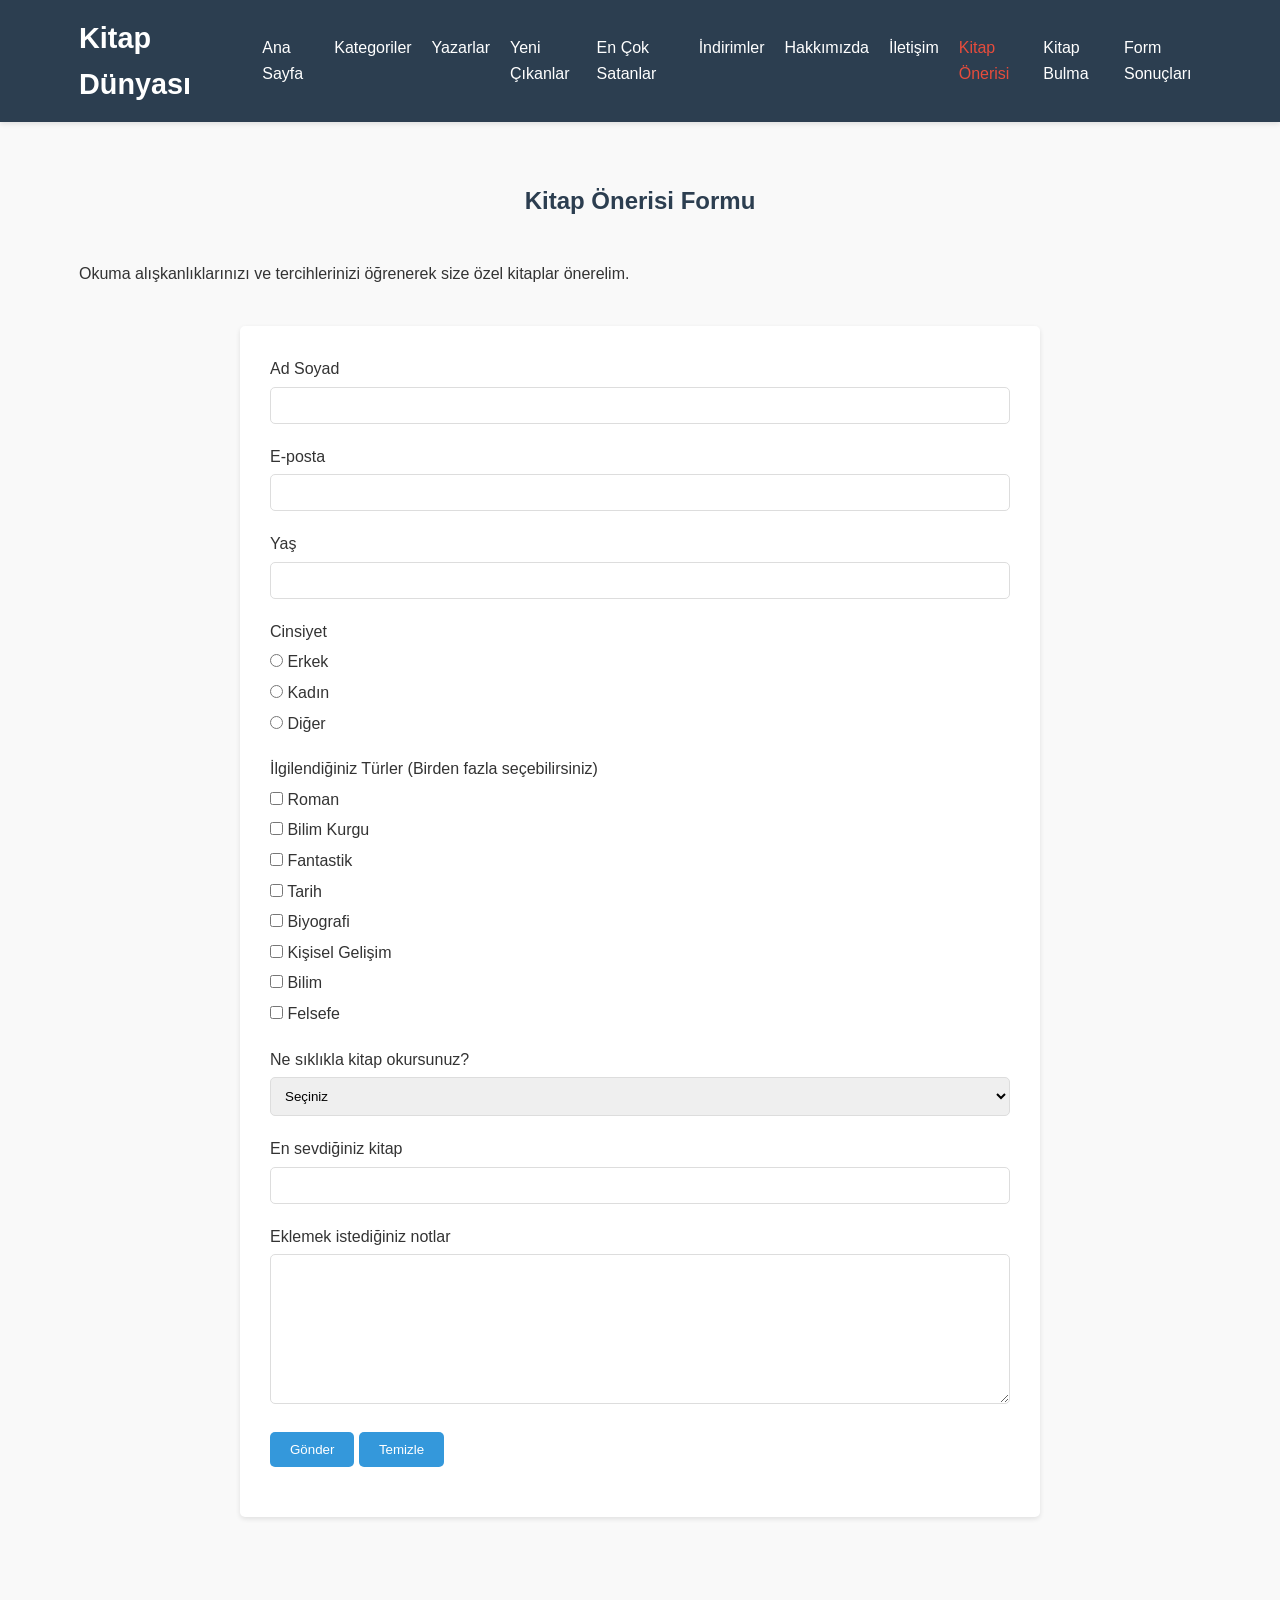
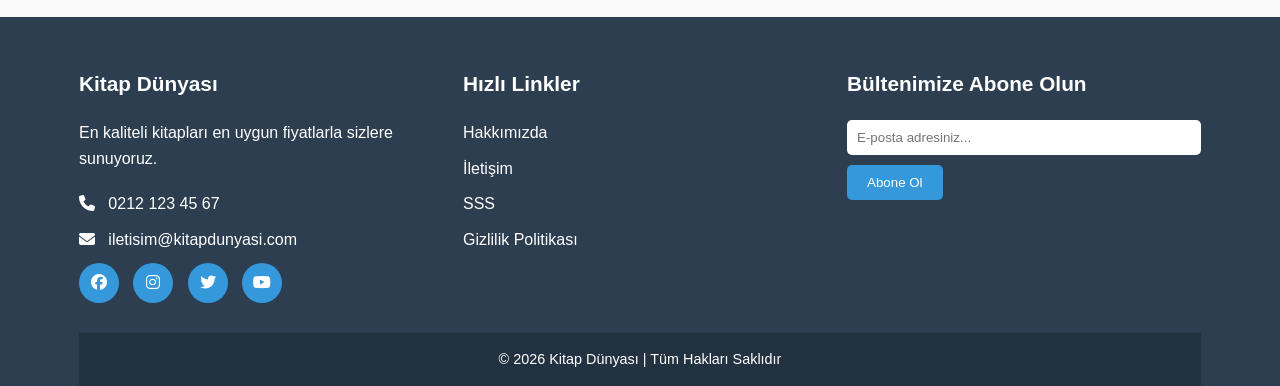
<file: pages/kitap-oneri.html>
<!DOCTYPE html>
<html lang="tr">
<head>
    <meta charset="UTF-8">
    <meta name="viewport" content="width=device-width, initial-scale=1.0">
    <title>Kitap Önerisi | Kitap Dünyası</title>
    <link rel="stylesheet" href="../styles/style.css">
    <link rel="stylesheet" href="https://cdnjs.cloudflare.com/ajax/libs/font-awesome/6.4.0/css/all.min.css">
</head>
<body>
    <!-- Header -->
    <header>
        <div class="container">
            <div class="logo">
                <h1>Kitap Dünyası</h1>
            </div>
            <nav>
                <input type="checkbox" id="check">
                <label for="check" class="checkbtn">
                    <i class="fas fa-bars"></i>
                </label>
                <ul class="nav-links">
                    <li><a href="../index.html">Ana Sayfa</a></li>
                    <li><a href="kategoriler.html">Kategoriler</a></li>
                    <li><a href="yazarlar.html">Yazarlar</a></li>
                    <li><a href="yeni-cikanlar.html">Yeni Çıkanlar</a></li>
                    <li><a href="en-cok-satanlar.html">En Çok Satanlar</a></li>
                    <li><a href="indirimler.html">İndirimler</a></li>
                    <li><a href="hakkimizda.html">Hakkımızda</a></li>
                    <li><a href="iletisim.html">İletişim</a></li>
                    <li><a href="kitap-oneri.html" class="active">Kitap Önerisi</a></li>
                    <li><a href="kitap-bulma.html">Kitap Bulma</a></li>
                    <li><a href="form-sonuc.html">Form Sonuçları</a></li>
                </ul>
            </nav>
        </div>
    </header>

    <!-- Main Content -->
    <main>
        <section class="page-content">
            <div class="container">
                <h2 class="page-title">Kitap Önerisi Formu</h2>
                <p class="text-center">Okuma alışkanlıklarınızı ve tercihlerinizi öğrenerek size özel kitaplar önerelim.</p>
                
                <div class="form-container">
                    <form id="book-recommendation-form" action="form-sonuc.html" method="post">
                        <div class="form-group">
                            <label for="name">Ad Soyad</label>
                            <input type="text" id="name" name="name" class="form-control" required>
                        </div>
                        
                        <div class="form-group">
                            <label for="email">E-posta</label>
                            <input type="email" id="email" name="email" class="form-control" required>
                        </div>
                        
                        <div class="form-group">
                            <label for="age">Yaş</label>
                            <input type="number" id="age" name="age" min="1" max="120" class="form-control" required>
                        </div>
                        
                        <div class="form-group">
                            <label>Cinsiyet</label>
                            <div class="radio-group">
                                <label>
                                    <input type="radio" name="gender" value="Erkek"> Erkek
                                </label>
                                <label>
                                    <input type="radio" name="gender" value="Kadın"> Kadın
                                </label>
                                <label>
                                    <input type="radio" name="gender" value="Diğer"> Diğer
                                </label>
                            </div>
                        </div>
                        
                        <div class="form-group">
                            <label>İlgilendiğiniz Türler (Birden fazla seçebilirsiniz)</label>
                            <div class="checkbox-group">
                                <label>
                                    <input type="checkbox" name="genres" value="Roman"> Roman
                                </label>
                                <label>
                                    <input type="checkbox" name="genres" value="Bilim Kurgu"> Bilim Kurgu
                                </label>
                                <label>
                                    <input type="checkbox" name="genres" value="Fantastik"> Fantastik
                                </label>
                                <label>
                                    <input type="checkbox" name="genres" value="Tarih"> Tarih
                                </label>
                                <label>
                                    <input type="checkbox" name="genres" value="Biyografi"> Biyografi
                                </label>
                                <label>
                                    <input type="checkbox" name="genres" value="Kişisel Gelişim"> Kişisel Gelişim
                                </label>
                                <label>
                                    <input type="checkbox" name="genres" value="Bilim"> Bilim
                                </label>
                                <label>
                                    <input type="checkbox" name="genres" value="Felsefe"> Felsefe
                                </label>
                            </div>
                        </div>
                        
                        <div class="form-group">
                            <label for="reading-frequency">Ne sıklıkla kitap okursunuz?</label>
                            <select id="reading-frequency" name="reading-frequency" class="form-control" required>
                                <option value="">Seçiniz</option>
                                <option value="Her gün">Her gün</option>
                                <option value="Haftada birkaç kez">Haftada birkaç kez</option>
                                <option value="Ayda birkaç kitap">Ayda birkaç kitap</option>
                                <option value="Yılda birkaç kitap">Yılda birkaç kitap</option>
                                <option value="Nadiren">Nadiren</option>
                            </select>
                        </div>
                        
                        <div class="form-group">
                            <label for="favorite-book">En sevdiğiniz kitap</label>
                            <input type="text" id="favorite-book" name="favorite-book" class="form-control">
                        </div>
                        
                        <div class="form-group">
                            <label for="comments">Eklemek istediğiniz notlar</label>
                            <textarea id="comments" name="comments" class="form-control"></textarea>
                        </div>
                        
                        <div class="form-group">
                            <button type="submit" class="btn btn-primary">Gönder</button>
                            <button type="reset" class="btn">Temizle</button>
                        </div>
                    </form>
                </div>
            </div>
        </section>
    </main>

    <!-- Footer -->
    <footer>
        <div class="container">
            <div class="footer-content">
                <div class="footer-section about">
                    <h3>Kitap Dünyası</h3>
                    <p>En kaliteli kitapları en uygun fiyatlarla sizlere sunuyoruz.</p>
                    <div class="contact">
                        <span><i class="fas fa-phone"></i> &nbsp; 0212 123 45 67</span>
                        <span><i class="fas fa-envelope"></i> &nbsp; iletisim@kitapdunyasi.com</span>
                    </div>
                    <div class="socials">
                        <a href="#"><i class="fab fa-facebook"></i></a>
                        <a href="#"><i class="fab fa-instagram"></i></a>
                        <a href="#"><i class="fab fa-twitter"></i></a>
                        <a href="#"><i class="fab fa-youtube"></i></a>
                    </div>
                </div>
                <div class="footer-section links">
                    <h3>Hızlı Linkler</h3>
                    <ul>
                        <li><a href="hakkimizda.html">Hakkımızda</a></li>
                        <li><a href="iletisim.html">İletişim</a></li>
                        <li><a href="sss.html">SSS</a></li>
                        <li><a href="gizlilik.html">Gizlilik Politikası</a></li>
                    </ul>
                </div>
                <div class="footer-section contact-form">
                    <h3>Bültenimize Abone Olun</h3>
                    <form action="../index.html" method="post">
                        <input type="email" name="email" class="text-input contact-input" placeholder="E-posta adresiniz...">
                        <button type="submit" class="btn btn-primary">Abone Ol</button>
                    </form>
                </div>
            </div>
            <div class="footer-bottom">
                &copy; 2023 Kitap Dünyası | Tüm Hakları Saklıdır
            </div>
        </div>
    </footer>

    <script src="../scripts/myscript.js"></script>
</body>
</html>
</file>
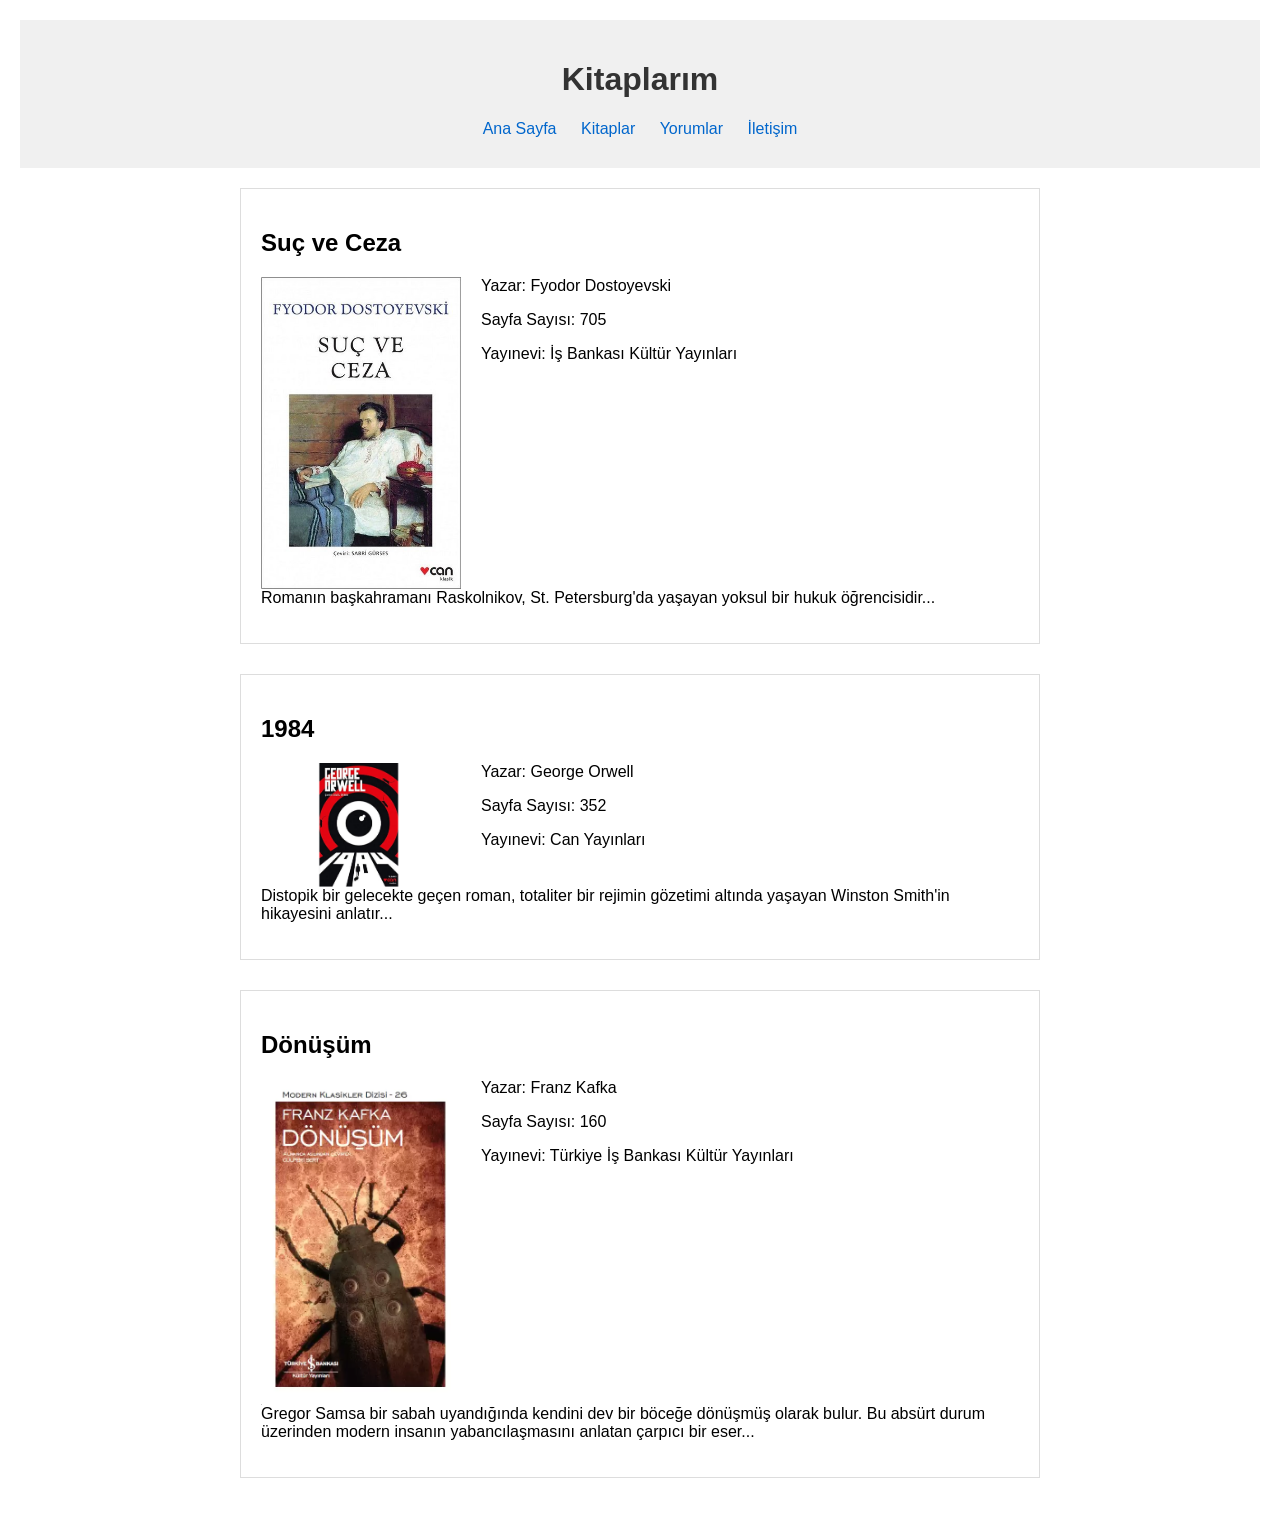
<file: pages/kitaplar.html>
<!DOCTYPE html>
<html lang="tr">
<head>
    <meta charset="UTF-8">
    <title>Kitaplar - Kitap İncelemeleri</title>
</head>
<body style="font-family: Arial, sans-serif; margin: 0; padding: 20px;">
    <header style="background-color: #f0f0f0; padding: 20px; text-align: center;">
        <h1 style="color: #333;">Kitaplarım</h1>
        <nav style="margin: 10px;">
            <a href="../index.html" style="margin: 0 10px; color: #0066cc; text-decoration: none;">Ana Sayfa</a>
            <a href="kitaplar.html" style="margin: 0 10px; color: #0066cc; text-decoration: none;">Kitaplar</a>
            <a href="yorumlar.html" style="margin: 0 10px; color: #0066cc; text-decoration: none;">Yorumlar</a>
            <a href="iletisim.html" style="margin: 0 10px; color: #0066cc; text-decoration: none;">İletişim</a>
        </nav>
    </header>

    <main style="max-width: 800px; margin: 20px auto;">
        <article style="margin-bottom: 30px; padding: 20px; border: 1px solid #ddd;">
            <h2>Suç ve Ceza</h2>
            <img src="../images/sucveceza.png" alt="Suç ve Ceza" style="width: 200px; float: left; margin-right: 20px;">
            <p>Yazar: Fyodor Dostoyevski</p>
            <p>Sayfa Sayısı: 705</p>
            <p>Yayınevi: İş Bankası Kültür Yayınları</p>
            <p style="clear: both;">Romanın başkahramanı Raskolnikov, St. Petersburg'da yaşayan yoksul bir hukuk öğrencisidir...</p>
        </article>

        <article style="margin-bottom: 30px; padding: 20px; border: 1px solid #ddd;">
            <h2>1984</h2>
            <img src="../images/1984.png" alt="1984" style="width: 200px; float: left; margin-right: 20px;">
            <p>Yazar: George Orwell</p>
            <p>Sayfa Sayısı: 352</p>
            <p>Yayınevi: Can Yayınları</p>
            <p style="clear: both;">Distopik bir gelecekte geçen roman, totaliter bir rejimin gözetimi altında yaşayan Winston Smith'in hikayesini anlatır...</p>
        </article>

        <article style="margin-bottom: 30px; padding: 20px; border: 1px solid #ddd;">
            <h2>Dönüşüm</h2>
            <img src="../images/donusum.png" alt="Dönüşüm" style="width: 200px; float: left; margin-right: 20px;">
            <p>Yazar: Franz Kafka</p>
            <p>Sayfa Sayısı: 160</p>
            <p>Yayınevi: Türkiye İş Bankası Kültür Yayınları</p>
            <p style="clear: both;">Gregor Samsa bir sabah uyandığında kendini dev bir böceğe dönüşmüş olarak bulur. Bu absürt durum üzerinden modern insanın yabancılaşmasını anlatan çarpıcı bir eser...</p>
        </article>
    </main>
</body>
</html>
</file>
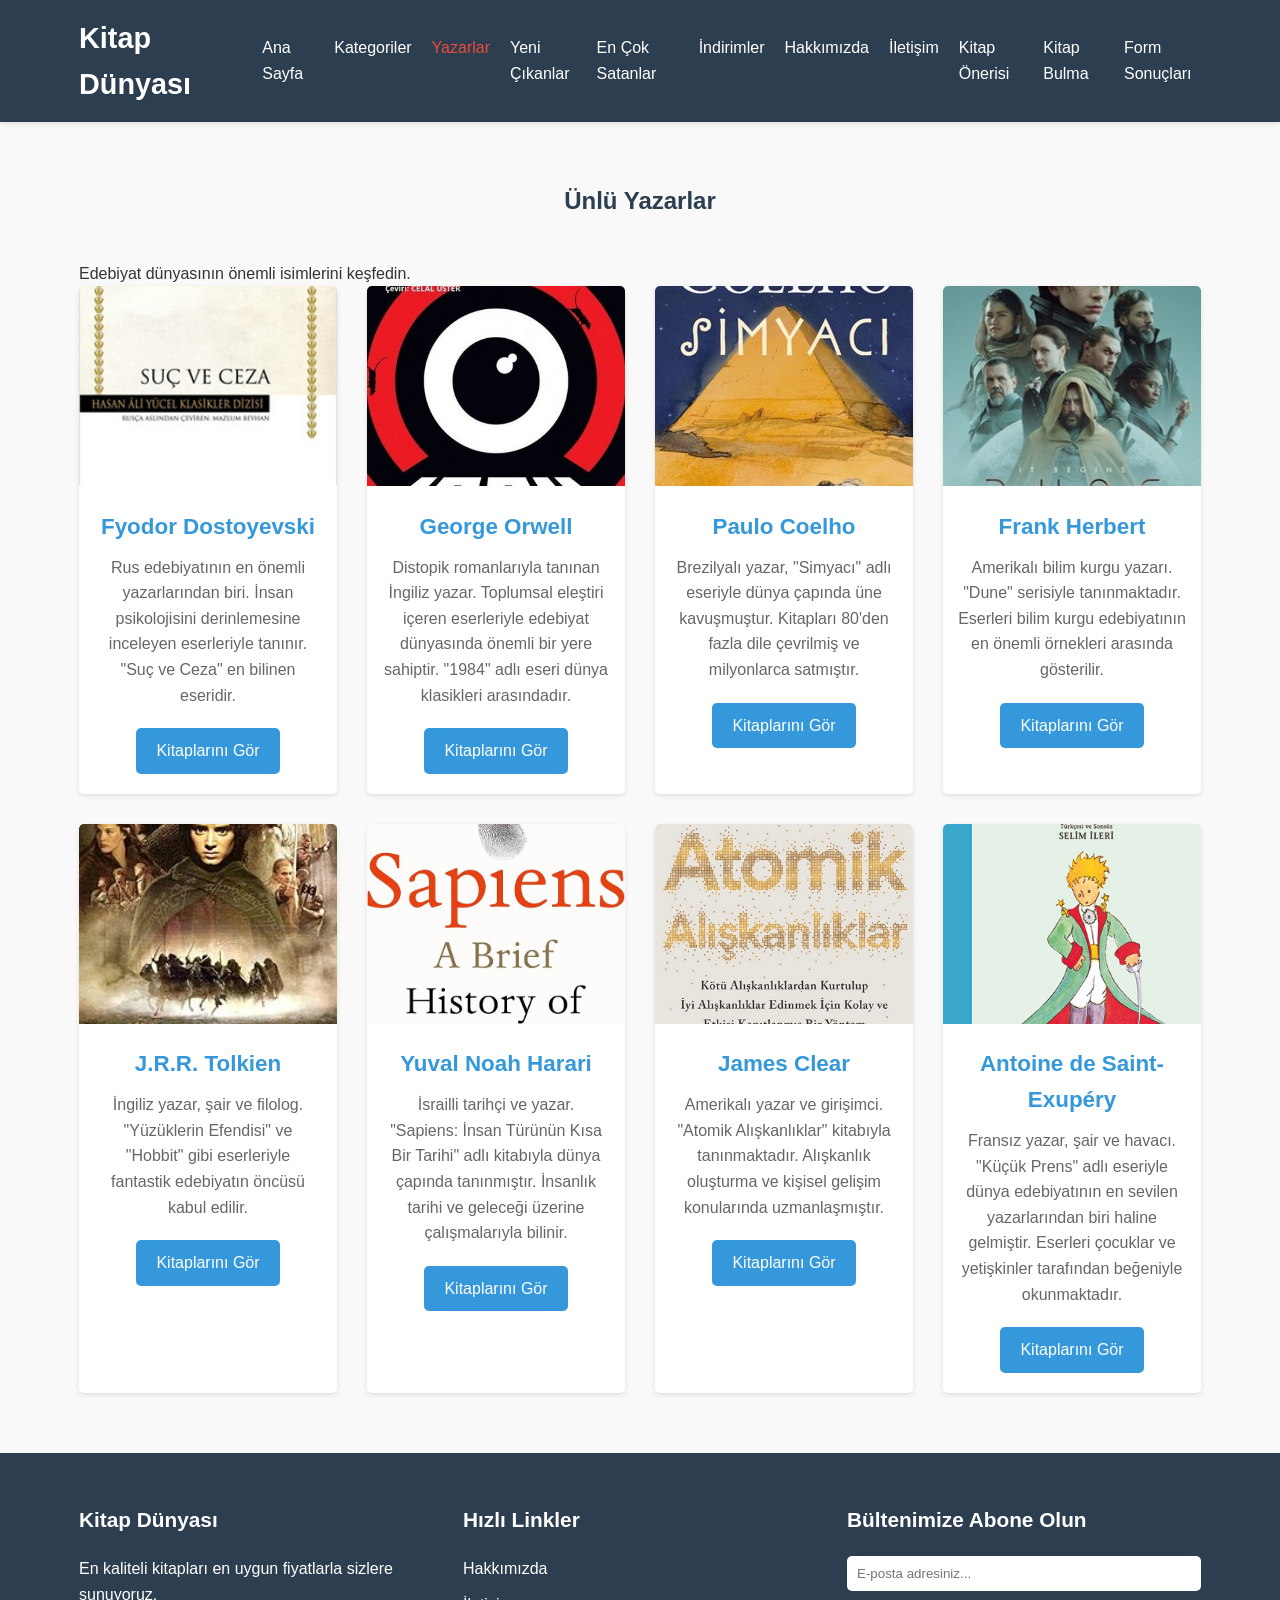
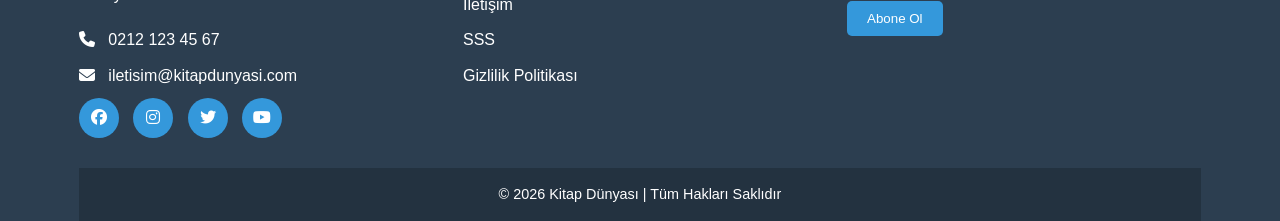
<file: pages/yazarlar.html>
<!DOCTYPE html>
<html lang="tr">
<head>
    <meta charset="UTF-8">
    <meta name="viewport" content="width=device-width, initial-scale=1.0">
    <title>Yazarlar | Kitap Dünyası</title>
    <link rel="stylesheet" href="../styles/style.css">
    <link rel="stylesheet" href="https://cdnjs.cloudflare.com/ajax/libs/font-awesome/6.4.0/css/all.min.css">
    <style>
        .author-grid {
            display: grid;
            grid-template-columns: repeat(auto-fill, minmax(250px, 1fr));
            gap: 30px;
        }
        
        .author-card {
            background: white;
            border-radius: var(--border-radius);
            overflow: hidden;
            box-shadow: var(--box-shadow);
            transition: transform 0.3s ease;
            text-align: center;
            padding-bottom: 20px;
        }
        
        .author-card:hover {
            transform: translateY(-5px);
        }
        
        .author-card img {
            width: 100%;
            height: 200px;
            object-fit: cover;
        }
        
        .author-card h3 {
            margin-top: 15px;
            margin-bottom: 10px;
            color: var(--primary-color);
            font-size: 1.4rem;
        }
        
        .author-card p {
            padding: 0 15px;
            margin-bottom: 20px;
            color: #666;
            line-height: 1.6;
        }
    </style>
</head>
<body>
    <!-- Header -->
    <header>
        <div class="container">
            <div class="logo">
                <h1>Kitap Dünyası</h1>
            </div>
            <nav>
                <input type="checkbox" id="check">
                <label for="check" class="checkbtn">
                    <i class="fas fa-bars"></i>
                </label>
                <ul class="nav-links">
                    <li><a href="../index.html">Ana Sayfa</a></li>
                    <li><a href="kategoriler.html">Kategoriler</a></li>
                    <li><a href="yazarlar.html" class="active">Yazarlar</a></li>
                    <li><a href="yeni-cikanlar.html">Yeni Çıkanlar</a></li>
                    <li><a href="en-cok-satanlar.html">En Çok Satanlar</a></li>
                    <li><a href="indirimler.html">İndirimler</a></li>
                    <li><a href="hakkimizda.html">Hakkımızda</a></li>
                    <li><a href="iletisim.html">İletişim</a></li>
                    <li><a href="kitap-oneri.html">Kitap Önerisi</a></li>
                    <li><a href="kitap-bulma.html">Kitap Bulma</a></li>
                    <li><a href="form-sonuc.html">Form Sonuçları</a></li>
                </ul>
            </nav>
        </div>
    </header>

    <!-- Main Content -->
    <main>
        <section class="page-content">
            <div class="container">
                <h2 class="page-title">Ünlü Yazarlar</h2>
                <p class="text-center">Edebiyat dünyasının önemli isimlerini keşfedin.</p>
                
                <div class="author-grid">
                    <div class="author-card">
                        <img src="../img/1.png" alt="Fyodor Dostoyevski">
                        <h3>Fyodor Dostoyevski</h3>
                        <p>Rus edebiyatının en önemli yazarlarından biri. İnsan psikolojisini derinlemesine inceleyen eserleriyle tanınır. "Suç ve Ceza" en bilinen eseridir.</p>
                        <a href="#" class="btn">Kitaplarını Gör</a>
                    </div>
                    
                    <div class="author-card">
                        <img src="../img/2.png" alt="George Orwell">
                        <h3>George Orwell</h3>
                        <p>Distopik romanlarıyla tanınan İngiliz yazar. Toplumsal eleştiri içeren eserleriyle edebiyat dünyasında önemli bir yere sahiptir. "1984" adlı eseri dünya klasikleri arasındadır.</p>
                        <a href="#" class="btn">Kitaplarını Gör</a>
                    </div>
                    
                    <div class="author-card">
                        <img src="../img/3.png" alt="Paulo Coelho">
                        <h3>Paulo Coelho</h3>
                        <p>Brezilyalı yazar, "Simyacı" adlı eseriyle dünya çapında üne kavuşmuştur. Kitapları 80'den fazla dile çevrilmiş ve milyonlarca satmıştır.</p>
                        <a href="#" class="btn">Kitaplarını Gör</a>
                    </div>
                    
                    <div class="author-card">
                        <img src="../img/4.png" alt="Frank Herbert">
                        <h3>Frank Herbert</h3>
                        <p>Amerikalı bilim kurgu yazarı. "Dune" serisiyle tanınmaktadır. Eserleri bilim kurgu edebiyatının en önemli örnekleri arasında gösterilir.</p>
                        <a href="#" class="btn">Kitaplarını Gör</a>
                    </div>
                    
                    <div class="author-card">
                        <img src="../img/5.png" alt="J.R.R. Tolkien">
                        <h3>J.R.R. Tolkien</h3>
                        <p>İngiliz yazar, şair ve filolog. "Yüzüklerin Efendisi" ve "Hobbit" gibi eserleriyle fantastik edebiyatın öncüsü kabul edilir.</p>
                        <a href="#" class="btn">Kitaplarını Gör</a>
                    </div>
                    
                    <div class="author-card">
                        <img src="../img/6.png" alt="Yuval Noah Harari">
                        <h3>Yuval Noah Harari</h3>
                        <p>İsrailli tarihçi ve yazar. "Sapiens: İnsan Türünün Kısa Bir Tarihi" adlı kitabıyla dünya çapında tanınmıştır. İnsanlık tarihi ve geleceği üzerine çalışmalarıyla bilinir.</p>
                        <a href="#" class="btn">Kitaplarını Gör</a>
                    </div>
                    
                    <div class="author-card">
                        <img src="../img/7.png" alt="James Clear">
                        <h3>James Clear</h3>
                        <p>Amerikalı yazar ve girişimci. "Atomik Alışkanlıklar" kitabıyla tanınmaktadır. Alışkanlık oluşturma ve kişisel gelişim konularında uzmanlaşmıştır.</p>
                        <a href="#" class="btn">Kitaplarını Gör</a>
                    </div>
                    
                    <div class="author-card">
                        <img src="../img/8.png" alt="Antoine de Saint-Exupéry">
                        <h3>Antoine de Saint-Exupéry</h3>
                        <p>Fransız yazar, şair ve havacı. "Küçük Prens" adlı eseriyle dünya edebiyatının en sevilen yazarlarından biri haline gelmiştir. Eserleri çocuklar ve yetişkinler tarafından beğeniyle okunmaktadır.</p>
                        <a href="#" class="btn">Kitaplarını Gör</a>
                    </div>
                </div>
            </div>
        </section>
    </main>

    <!-- Footer -->
    <footer>
        <div class="container">
            <div class="footer-content">
                <div class="footer-section about">
                    <h3>Kitap Dünyası</h3>
                    <p>En kaliteli kitapları en uygun fiyatlarla sizlere sunuyoruz.</p>
                    <div class="contact">
                        <span><i class="fas fa-phone"></i> &nbsp; 0212 123 45 67</span>
                        <span><i class="fas fa-envelope"></i> &nbsp; iletisim@kitapdunyasi.com</span>
                    </div>
                    <div class="socials">
                        <a href="#"><i class="fab fa-facebook"></i></a>
                        <a href="#"><i class="fab fa-instagram"></i></a>
                        <a href="#"><i class="fab fa-twitter"></i></a>
                        <a href="#"><i class="fab fa-youtube"></i></a>
                    </div>
                </div>
                <div class="footer-section links">
                    <h3>Hızlı Linkler</h3>
                    <ul>
                        <li><a href="hakkimizda.html">Hakkımızda</a></li>
                        <li><a href="iletisim.html">İletişim</a></li>
                        <li><a href="sss.html">SSS</a></li>
                        <li><a href="gizlilik.html">Gizlilik Politikası</a></li>
                    </ul>
                </div>
                <div class="footer-section contact-form">
                    <h3>Bültenimize Abone Olun</h3>
                    <form action="../index.html" method="post">
                        <input type="email" name="email" class="text-input contact-input" placeholder="E-posta adresiniz...">
                        <button type="submit" class="btn btn-primary">Abone Ol</button>
                    </form>
                </div>
            </div>
            <div class="footer-bottom">
                &copy; 2023 Kitap Dünyası | Tüm Hakları Saklıdır
            </div>
        </div>
    </footer>

    <script src="../scripts/myscript.js"></script>
</body>
</html>
</file>
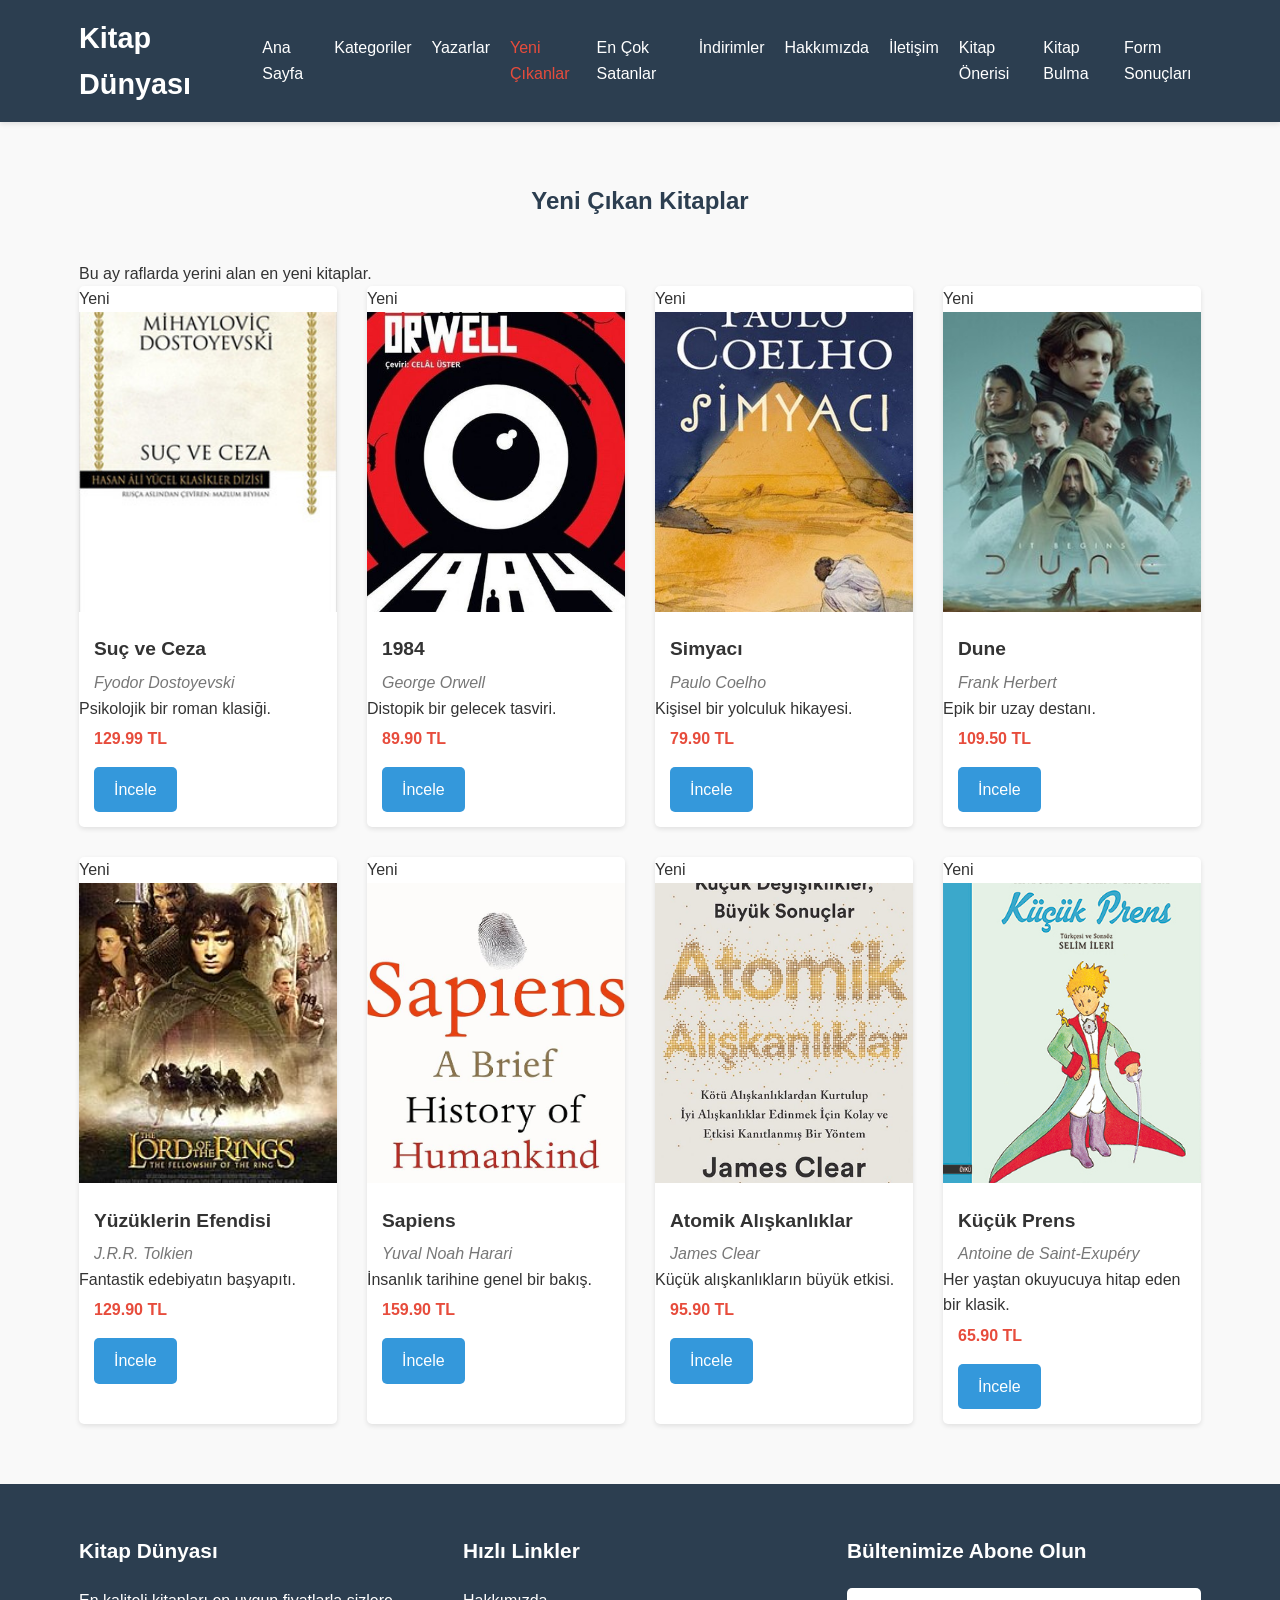
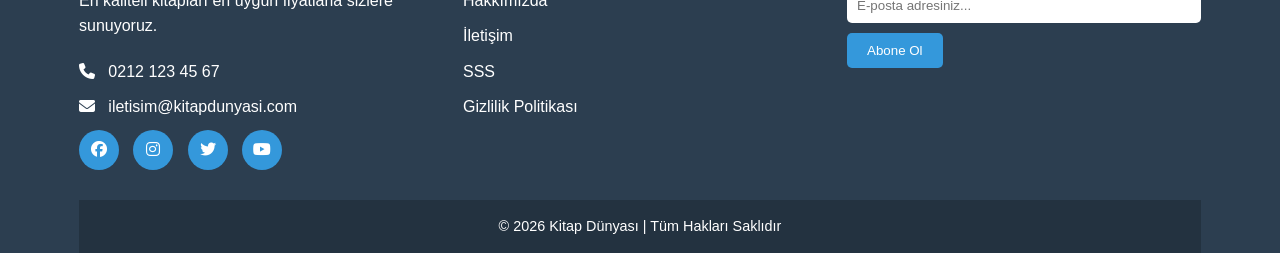
<file: pages/yeni-cikanlar.html>
<!DOCTYPE html>
<html lang="tr">
<head>
    <meta charset="UTF-8">
    <meta name="viewport" content="width=device-width, initial-scale=1.0">
    <title>Yeni Çıkanlar | Kitap Dünyası</title>
    <link rel="stylesheet" href="../styles/style.css">
    <link rel="stylesheet" href="https://cdnjs.cloudflare.com/ajax/libs/font-awesome/6.4.0/css/all.min.css">
</head>
<body>
    <!-- Header -->
    <header>
        <div class="container">
            <div class="logo">
                <h1>Kitap Dünyası</h1>
            </div>
            <nav>
                <input type="checkbox" id="check">
                <label for="check" class="checkbtn">
                    <i class="fas fa-bars"></i>
                </label>
                <ul class="nav-links">
                    <li><a href="../index.html">Ana Sayfa</a></li>
                    <li><a href="kategoriler.html">Kategoriler</a></li>
                    <li><a href="yazarlar.html">Yazarlar</a></li>
                    <li><a href="yeni-cikanlar.html" class="active">Yeni Çıkanlar</a></li>
                    <li><a href="en-cok-satanlar.html">En Çok Satanlar</a></li>
                    <li><a href="indirimler.html">İndirimler</a></li>
                    <li><a href="hakkimizda.html">Hakkımızda</a></li>
                    <li><a href="iletisim.html">İletişim</a></li>
                    <li><a href="kitap-oneri.html">Kitap Önerisi</a></li>
                    <li><a href="kitap-bulma.html">Kitap Bulma</a></li>
                    <li><a href="form-sonuc.html">Form Sonuçları</a></li>
                </ul>
            </nav>
        </div>
    </header>

    <!-- Main Content -->
    <main>
        <section class="page-content">
            <div class="container">
                <h2 class="page-title">Yeni Çıkan Kitaplar</h2>
                <p class="text-center">Bu ay raflarda yerini alan en yeni kitaplar.</p>
                
                <div class="book-grid">
                    <div class="book-card">
                        <div class="new-badge">Yeni</div>
                        <img src="../img/1.png" alt="Suç ve Ceza">
                        <h3>Suç ve Ceza</h3>
                        <p class="author">Fyodor Dostoyevski</p>
                        <p class="description">Psikolojik bir roman klasiği.</p>
                        <p class="price">129.99 TL</p>
                        <a href="#" class="btn">İncele</a>
                    </div>
                    
                    <div class="book-card">
                        <div class="new-badge">Yeni</div>
                        <img src="../img/2.png" alt="1984">
                        <h3>1984</h3>
                        <p class="author">George Orwell</p>
                        <p class="description">Distopik bir gelecek tasviri.</p>
                        <p class="price">89.90 TL</p>
                        <a href="#" class="btn">İncele</a>
                    </div>
                    
                    <div class="book-card">
                        <div class="new-badge">Yeni</div>
                        <img src="../img/3.png" alt="Simyacı">
                        <h3>Simyacı</h3>
                        <p class="author">Paulo Coelho</p>
                        <p class="description">Kişisel bir yolculuk hikayesi.</p>
                        <p class="price">79.90 TL</p>
                        <a href="#" class="btn">İncele</a>
                    </div>
                    
                    <div class="book-card">
                        <div class="new-badge">Yeni</div>
                        <img src="../img/4.png" alt="Dune">
                        <h3>Dune</h3>
                        <p class="author">Frank Herbert</p>
                        <p class="description">Epik bir uzay destanı.</p>
                        <p class="price">109.50 TL</p>
                        <a href="#" class="btn">İncele</a>
                    </div>
                    
                    <div class="book-card">
                        <div class="new-badge">Yeni</div>
                        <img src="../img/5.png" alt="Yüzüklerin Efendisi">
                        <h3>Yüzüklerin Efendisi</h3>
                        <p class="author">J.R.R. Tolkien</p>
                        <p class="description">Fantastik edebiyatın başyapıtı.</p>
                        <p class="price">129.90 TL</p>
                        <a href="#" class="btn">İncele</a>
                    </div>
                    
                    <div class="book-card">
                        <div class="new-badge">Yeni</div>
                        <img src="../img/6.png" alt="Sapiens">
                        <h3>Sapiens</h3>
                        <p class="author">Yuval Noah Harari</p>
                        <p class="description">İnsanlık tarihine genel bir bakış.</p>
                        <p class="price">159.90 TL</p>
                        <a href="#" class="btn">İncele</a>
                    </div>
                    
                    <div class="book-card">
                        <div class="new-badge">Yeni</div>
                        <img src="../img/7.png" alt="Atomik Alışkanlıklar">
                        <h3>Atomik Alışkanlıklar</h3>
                        <p class="author">James Clear</p>
                        <p class="description">Küçük alışkanlıkların büyük etkisi.</p>
                        <p class="price">95.90 TL</p>
                        <a href="#" class="btn">İncele</a>
                    </div>
                    
                    <div class="book-card">
                        <div class="new-badge">Yeni</div>
                        <img src="../img/8.png" alt="Küçük Prens">
                        <h3>Küçük Prens</h3>
                        <p class="author">Antoine de Saint-Exupéry</p>
                        <p class="description">Her yaştan okuyucuya hitap eden bir klasik.</p>
                        <p class="price">65.90 TL</p>
                        <a href="#" class="btn">İncele</a>
                    </div>
                </div>
            </div>
        </section>
    </main>

    <!-- Footer -->
    <footer>
        <div class="container">
            <div class="footer-content">
                <div class="footer-section about">
                    <h3>Kitap Dünyası</h3>
                    <p>En kaliteli kitapları en uygun fiyatlarla sizlere sunuyoruz.</p>
                    <div class="contact">
                        <span><i class="fas fa-phone"></i> &nbsp; 0212 123 45 67</span>
                        <span><i class="fas fa-envelope"></i> &nbsp; iletisim@kitapdunyasi.com</span>
                    </div>
                    <div class="socials">
                        <a href="#"><i class="fab fa-facebook"></i></a>
                        <a href="#"><i class="fab fa-instagram"></i></a>
                        <a href="#"><i class="fab fa-twitter"></i></a>
                        <a href="#"><i class="fab fa-youtube"></i></a>
                    </div>
                </div>
                <div class="footer-section links">
                    <h3>Hızlı Linkler</h3>
                    <ul>
                        <li><a href="hakkimizda.html">Hakkımızda</a></li>
                        <li><a href="iletisim.html">İletişim</a></li>
                        <li><a href="sss.html">SSS</a></li>
                        <li><a href="gizlilik.html">Gizlilik Politikası</a></li>
                    </ul>
                </div>
                <div class="footer-section contact-form">
                    <h3>Bültenimize Abone Olun</h3>
                    <form action="../index.html" method="post">
                        <input type="email" name="email" class="text-input contact-input" placeholder="E-posta adresiniz...">
                        <button type="submit" class="btn btn-primary">Abone Ol</button>
                    </form>
                </div>
            </div>
            <div class="footer-bottom">
                &copy; 2023 Kitap Dünyası | Tüm Hakları Saklıdır
            </div>
        </div>
    </footer>

    <script src="../scripts/myscript.js"></script>
</body>
</html>
</file>
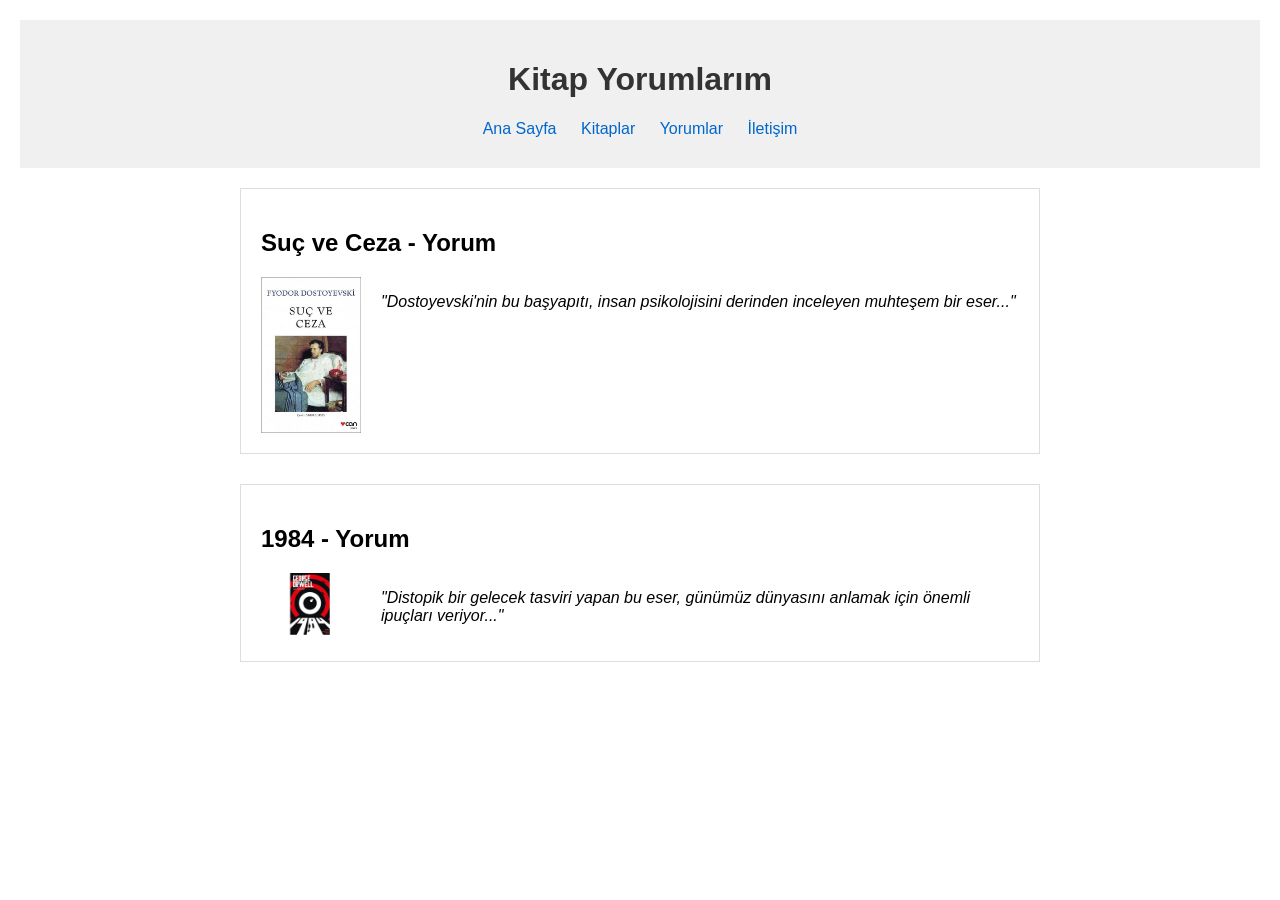
<file: pages/yorumlar.html>
<!DOCTYPE html>
<html lang="tr">
<head>
    <meta charset="UTF-8">
    <title>Yorumlar - Kitap İncelemeleri</title>
</head>
<body style="font-family: Arial, sans-serif; margin: 0; padding: 20px;">
    <header style="background-color: #f0f0f0; padding: 20px; text-align: center;">
        <h1 style="color: #333;">Kitap Yorumlarım</h1>
        <nav style="margin: 10px;">
            <a href="../index.html" style="margin: 0 10px; color: #0066cc; text-decoration: none;">Ana Sayfa</a>
            <a href="kitaplar.html" style="margin: 0 10px; color: #0066cc; text-decoration: none;">Kitaplar</a>
            <a href="yorumlar.html" style="margin: 0 10px; color: #0066cc; text-decoration: none;">Yorumlar</a>
            <a href="iletisim.html" style="margin: 0 10px; color: #0066cc; text-decoration: none;">İletişim</a>
        </nav>
    </header>

    <main style="max-width: 800px; margin: 20px auto;">
        <article style="margin-bottom: 30px; padding: 20px; border: 1px solid #ddd;">
            <h2>Suç ve Ceza - Yorum</h2>
            <div style="display: flex; align-items: start;">
                <img src="../images/sucveceza.png" alt="Suç ve Ceza" style="width: 100px; margin-right: 20px;">
                <div>
                    <p style="font-style: italic;">"Dostoyevski'nin bu başyapıtı, insan psikolojisini derinden inceleyen muhteşem bir eser..."</p>
                </div>
            </div>
        </article>

        <article style="margin-bottom: 30px; padding: 20px; border: 1px solid #ddd;">
            <h2>1984 - Yorum</h2>
            <div style="display: flex; align-items: start;">
                <img src="../images/1984.png" alt="1984" style="width: 100px; margin-right: 20px;">
                <div>
                    <p style="font-style: italic;">"Distopik bir gelecek tasviri yapan bu eser, günümüz dünyasını anlamak için önemli ipuçları veriyor..."</p>
                </div>
            </div>
        </article>
    </main>
</body>
</html>
</file>
<file: styles/style.css>
/* Global Styles */
* {
    margin: 0;
    padding: 0;
    box-sizing: border-box;
    font-family: 'Segoe UI', Tahoma, Geneva, Verdana, sans-serif;
}

:root {
    --primary-color: #3498db;
    --secondary-color: #2c3e50;
    --accent-color: #e74c3c;
    --light-color: #ecf0f1;
    --dark-color: #34495e;
    --text-color: #333;
    --border-radius: 5px;
    --box-shadow: 0 2px 5px rgba(0, 0, 0, 0.1);
}

body {
    line-height: 1.6;
    color: var(--text-color);
    background-color: #f9f9f9;
}

.container {
    width: 90%;
    max-width: 1200px;
    margin: 0 auto;
    padding: 0 15px;
}

a {
    text-decoration: none;
    color: var(--primary-color);
    transition: all 0.3s ease;
}

a:hover {
    color: var(--accent-color);
}

ul {
    list-style: none;
}

img {
    max-width: 100%;
    height: auto;
}

.btn {
    display: inline-block;
    background: var(--primary-color);
    color: white;
    padding: 10px 20px;
    border: none;
    border-radius: var(--border-radius);
    cursor: pointer;
    transition: all 0.3s ease;
}

.btn:hover {
    background: var(--secondary-color);
    color: white;
}

.btn-primary {
    background: var(--primary-color);
}

/* Header Styles */
header {
    background-color: var(--secondary-color);
    padding: 15px 0;
    position: sticky;
    top: 0;
    z-index: 100;
    box-shadow: var(--box-shadow);
}

header .container {
    display: flex;
    justify-content: space-between;
    align-items: center;
}

.logo h1 {
    color: white;
    font-size: 1.8rem;
}

.nav-links {
    display: flex;
}

.nav-links li {
    margin-left: 20px;
}

.nav-links a {
    color: white;
    font-weight: 500;
}

.nav-links a:hover, .nav-links a.active {
    color: var(--accent-color);
}

.checkbtn {
    color: white;
    font-size: 24px;
    cursor: pointer;
    display: none;
}

#check {
    display: none;
}

/* Hero Section */
.hero {
    background: linear-gradient(rgba(0, 0, 0, 0.7), rgba(0, 0, 0, 0.7)), url('../img/hero-bg.jpg');
    background-size: cover;
    background-position: center;
    color: white;
    text-align: center;
    padding: 100px 0;
}

.hero-content {
    max-width: 800px;
    margin: 0 auto;
}

.hero h2 {
    font-size: 2.5rem;
    margin-bottom: 20px;
}

.hero p {
    font-size: 1.2rem;
    margin-bottom: 30px;
}

/* Featured Books Section */
.featured-books {
    padding: 60px 0;
}

.featured-books h2 {
    text-align: center;
    margin-bottom: 40px;
    color: var(--secondary-color);
}

.book-grid {
    display: grid;
    grid-template-columns: repeat(auto-fill, minmax(250px, 1fr));
    gap: 30px;
}

.book-card {
    background: white;
    border-radius: var(--border-radius);
    overflow: hidden;
    box-shadow: var(--box-shadow);
    transition: transform 0.3s ease;
}

.book-card:hover {
    transform: translateY(-5px);
}

.book-card img {
    width: 100%;
    height: 300px;
    object-fit: cover;
}

.book-card h3 {
    padding: 15px 15px 5px;
    font-size: 1.2rem;
}

.book-card .author {
    padding: 0 15px;
    color: #777;
    font-style: italic;
}

.book-card .price {
    padding: 5px 15px;
    font-weight: bold;
    color: var(--accent-color);
}

.book-card .btn {
    margin: 10px 15px 15px;
}

/* Categories Section */
.categories {
    background-color: var(--light-color);
    padding: 60px 0;
}

.categories h2 {
    text-align: center;
    margin-bottom: 40px;
    color: var(--secondary-color);
}

.category-grid {
    display: grid;
    grid-template-columns: repeat(auto-fill, minmax(200px, 1fr));
    gap: 30px;
}

.category-card {
    background: white;
    border-radius: var(--border-radius);
    padding: 30px 20px;
    text-align: center;
    box-shadow: var(--box-shadow);
    transition: all 0.3s ease;
}

.category-card:hover {
    transform: translateY(-5px);
    background-color: var(--primary-color);
    color: white;
}

.category-card i {
    font-size: 2.5rem;
    margin-bottom: 15px;
    color: var(--primary-color);
}

.category-card:hover i {
    color: white;
}

/* Footer Styles */
footer {
    background-color: var(--secondary-color);
    color: white;
    padding: 50px 0 0;
}

.footer-content {
    display: grid;
    grid-template-columns: repeat(auto-fit, minmax(250px, 1fr));
    gap: 30px;
    margin-bottom: 30px;
}

.footer-section h3 {
    margin-bottom: 20px;
    font-size: 1.3rem;
}

.footer-section p {
    margin-bottom: 20px;
}

.contact span {
    display: block;
    margin-bottom: 10px;
}

.socials a {
    display: inline-block;
    margin-right: 10px;
    width: 40px;
    height: 40px;
    background: var(--primary-color);
    color: white;
    border-radius: 50%;
    text-align: center;
    line-height: 40px;
}

.socials a:hover {
    background: var(--accent-color);
}

.footer-section.links ul li {
    margin-bottom: 10px;
}

.footer-section.links a {
    color: white;
}

.footer-section.links a:hover {
    color: var(--accent-color);
}

.contact-input {
    width: 100%;
    padding: 10px;
    margin-bottom: 10px;
    border: none;
    border-radius: var(--border-radius);
}

.footer-bottom {
    background-color: rgba(0, 0, 0, 0.2);
    text-align: center;
    padding: 15px 0;
    font-size: 0.9rem;
}

/* Form Styles */
.form-container {
    max-width: 800px;
    margin: 40px auto;
    padding: 30px;
    background: white;
    border-radius: var(--border-radius);
    box-shadow: var(--box-shadow);
}

.form-container h2 {
    margin-bottom: 30px;
    text-align: center;
    color: var(--secondary-color);
}

.form-group {
    margin-bottom: 20px;
}

.form-group label {
    display: block;
    margin-bottom: 5px;
    font-weight: 500;
}

.form-control {
    width: 100%;
    padding: 10px;
    border: 1px solid #ddd;
    border-radius: var(--border-radius);
}

.form-control:focus {
    outline: none;
    border-color: var(--primary-color);
}

textarea.form-control {
    height: 150px;
    resize: vertical;
}

/* Table Styles */
.table-container {
    overflow-x: auto;
    margin: 40px 0;
}

table {
    width: 100%;
    border-collapse: collapse;
    background: white;
    box-shadow: var(--box-shadow);
}

th, td {
    padding: 12px 15px;
    text-align: left;
    border-bottom: 1px solid #ddd;
}

th {
    background-color: var(--secondary-color);
    color: white;
}

tr:hover {
    background-color: #f5f5f5;
}

/* Page Content */
.page-content {
    padding: 60px 0;
}

.page-title {
    text-align: center;
    margin-bottom: 40px;
    color: var(--secondary-color);
}

/* Responsive Styles */
@media (max-width: 992px) {
    .checkbtn {
        display: block;
    }
    
    .nav-links {
        position: fixed;
        width: 100%;
        height: 100vh;
        background: var(--secondary-color);
        top: 70px;
        left: -100%;
        text-align: center;
        transition: all 0.5s;
        flex-direction: column;
        padding-top: 30px;
    }
    
    .nav-links li {
        margin: 15px 0;
    }
    
    #check:checked ~ .nav-links {
        left: 0;
    }
    
    .hero h2 {
        font-size: 2rem;
    }
}

@media (max-width: 768px) {
    .footer-content {
        grid-template-columns: 1fr;
    }
    
    .footer-section {
        margin-bottom: 30px;
    }
    
    .hero {
        padding: 60px 0;
    }
    
    .hero h2 {
        font-size: 1.8rem;
    }
    
    .book-grid, .category-grid {
        grid-template-columns: repeat(auto-fill, minmax(200px, 1fr));
    }
}

@media (max-width: 576px) {
    .container {
        width: 95%;
    }
    
    .hero h2 {
        font-size: 1.5rem;
    }
    
    .book-grid, .category-grid {
        grid-template-columns: 1fr;
    }
}
</file>
